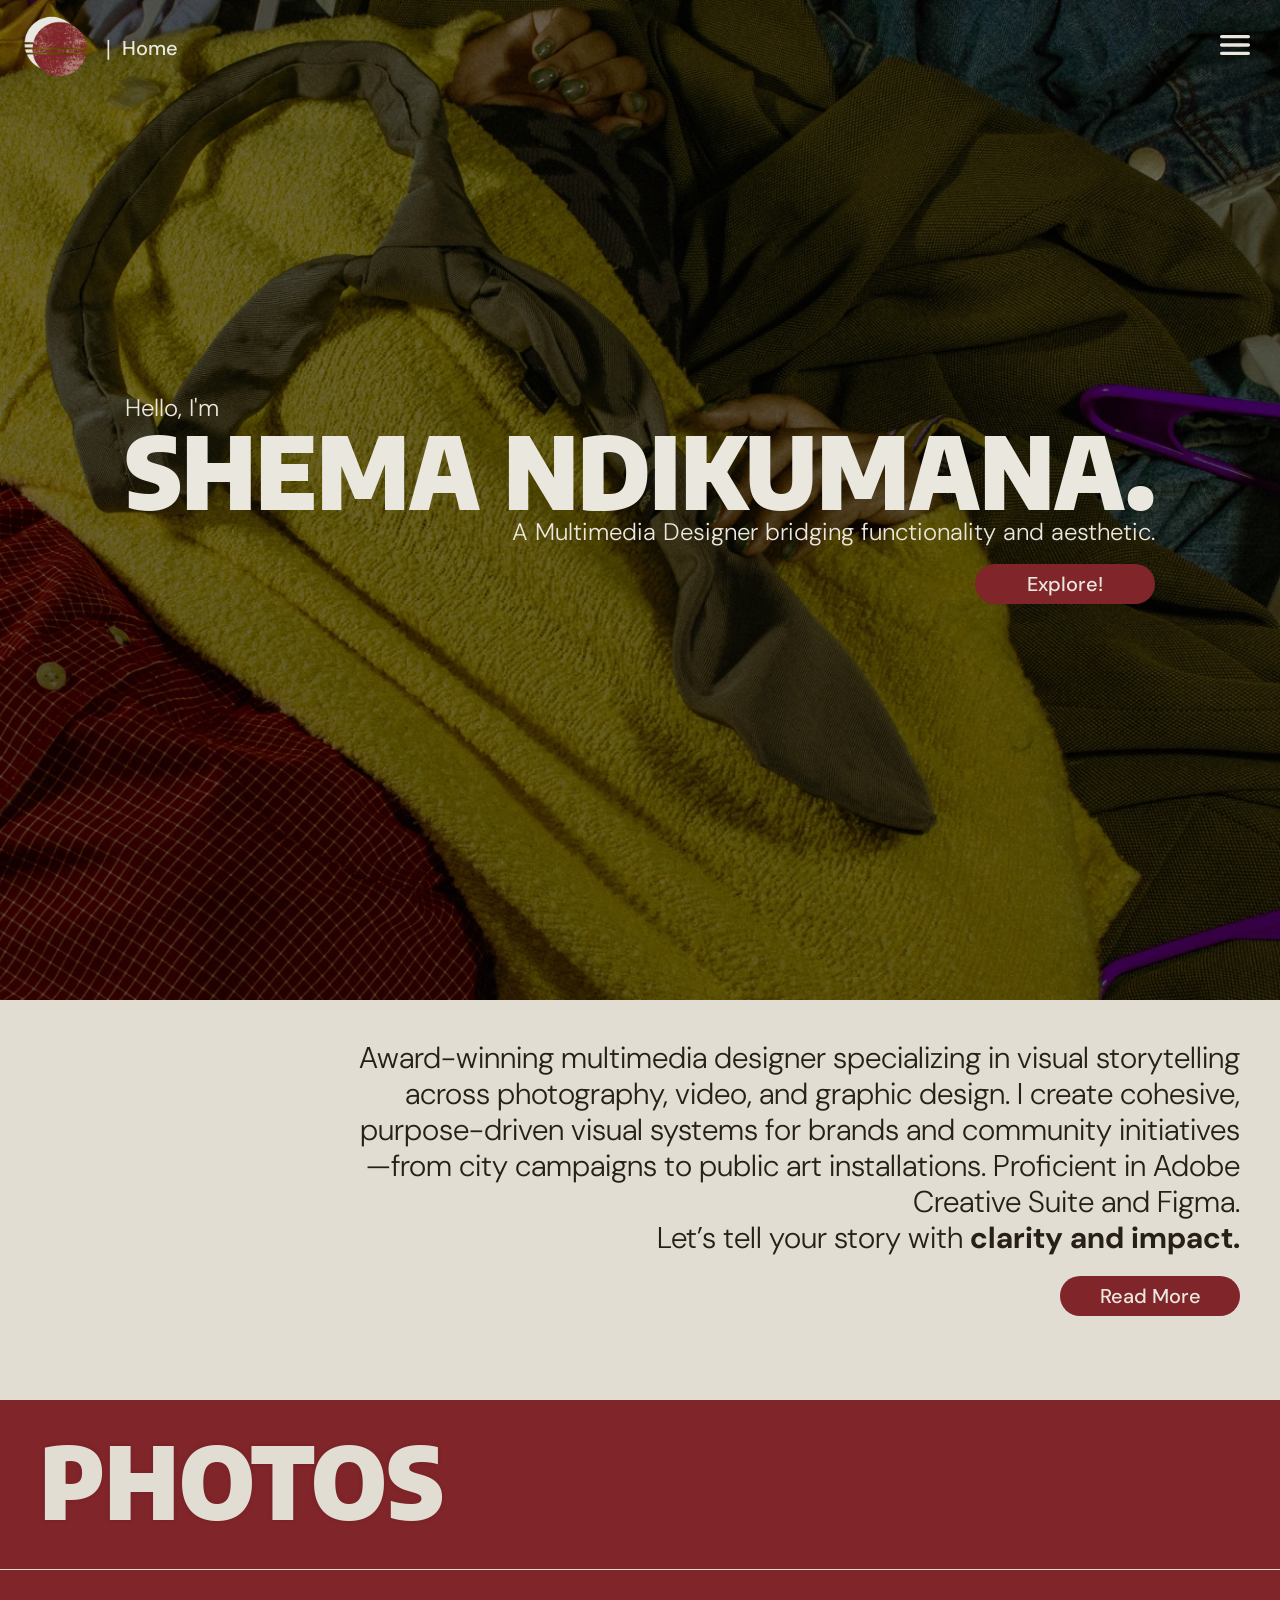
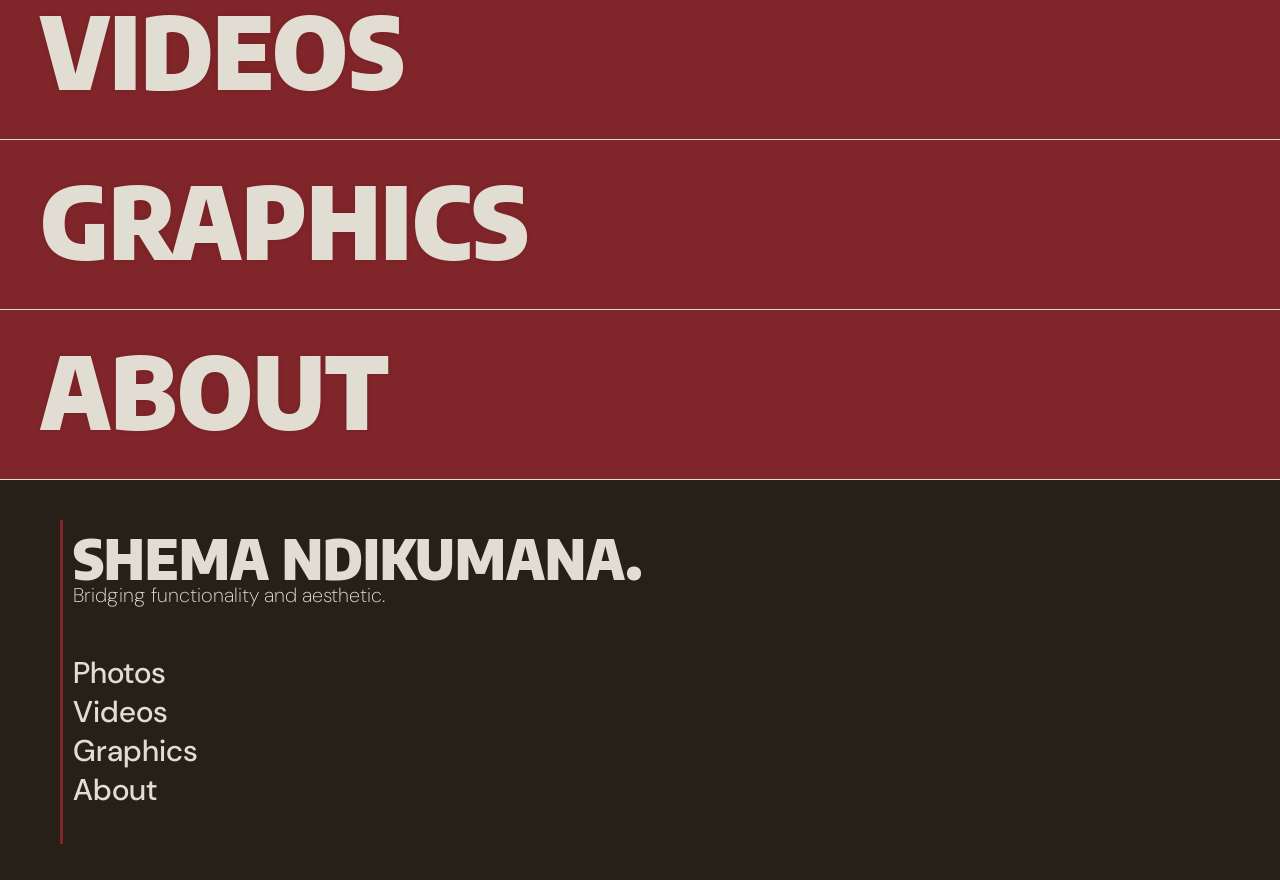
<file: index.html>
<!DOCTYPE html>
<html lang="en">
<head>
    <meta charset="UTF-8">
    <meta name="viewport" content="width=device-width, initial-scale=1.0">
    <title>Shema Ndikumana</title>
    <link rel="stylesheet" href="styles.css">
    <link rel="icon" type="image/png" href="/nav/portologo.webp">
    <script src="navbar.js"></script>
    <script src="footer.js"></script>
    <style>
    @import url('https://fonts.googleapis.com/css2?family=Encode+Sans+Semi+Condensed:wght@100;200;300;400;500;600;700;800;900&display=swap');
    @import url('https://fonts.googleapis.com/css2?family=DM+Sans:ital,opsz,wght@0,9..40,100..1000;1,9..40,100..1000&display=swap');    
    </style>
</head>
<body style="margin:0; padding:0;">
    <div id="home-body">
    <div id="navbar-placeholder"></div>
    <header id="home-header">
        <div 
        style=
        "display: flex; 
        flex-direction: column; 
        justify-content: center; 
        align-items: center;">
        <p style="align-self: flex-start;">Hello, I'm</p>
        <h1>Shema Ndikumana.</h1>
         <p style="align-self: flex-end;">A Multimedia Designer bridging functionality and aesthetic.</p>
         <button class="header-btn"><a href="#home-section">Explore!</a></button>
         </div>
    </header>
    <section id="home-section">
    <div class="about-home">
        <p>
            Award-winning multimedia designer specializing in visual storytelling across photography, video, and graphic design. I create cohesive, purpose-driven visual systems for brands and community initiatives—from city campaigns to public art installations. Proficient in Adobe Creative Suite and Figma. <br> Let’s tell your story with <b>clarity and impact.</b>
        </p>

        <button class="header-btn"><a href="about.html">Read More</a></button>
    </div>
    <div id="pages">
        <div class="home-page-title" data-bg="photos/Page-Title-2.webp">
        <div class="bg-overlay"></div>
        <div class="content">
            <p class="pages-txt">
                <a href="photos.html">Photos</a>
            </p>
        </div>
    </div>
    <div class="home-page-title" data-bg="photos/Page-Title-3.webp">
        <div class="bg-overlay"></div>
        <div class="content">
            <p class="pages-txt">
                <a href="videos.html">Videos</a>
            </p>
        </div>
    </div>
    <div class="home-page-title" data-bg="photos/Page-Title-1.webp">
        <div class="bg-overlay"></div>
        <div class="content">
            <p class="pages-txt">
                <a href="graphics.html">Graphics</a>
            </p>
        </div>
    </div>
    <div class="home-page-title" data-bg="photos/Page-Title-4.webp">
        <div class="bg-overlay"></div>
        <div class="content">
            <p class="pages-txt">
                <a href="about.html">About</a>
            </p>
        </div>
    </div>
    </div>
    </section> 
    <footer id="footer-placeholder"></footer>
    </div>

<script>
    (function() {
        'use strict';

        // Duration of the scroll animation (higher = slower)
        const SCROLL_DURATION = 800; // 2 seconds - adjust to make slower/faster

        // Ease-out function - starts fast, ends slow
        function easeOutCubic(t) {
            return 1 - Math.pow(1 - t, 3);
        }

        // Custom slow scroll function with ease-out
        function slowScrollTo(targetY, duration) {
            const startY = window.pageYOffset || document.documentElement.scrollTop;
            const distance = targetY - startY;
            
            if (Math.abs(distance) < 2) {
                window.scrollTo(0, targetY);
                return;
            }

            const startTime = performance.now();

            function animateScroll(currentTime) {
                const elapsed = currentTime - startTime;
                const progress = Math.min(elapsed / duration, 1);
                
                // Apply ease-out curve
                const easedProgress = easeOutCubic(progress);
                const currentY = startY + (distance * easedProgress);

                window.scrollTo(0, currentY);

                if (progress < 1) {
                    requestAnimationFrame(animateScroll);
                } else {
                    window.scrollTo(0, targetY);
                }
            }

            requestAnimationFrame(animateScroll);
        }

        // Handle click on any anchor tag that has href starting with '#'
        function handleLinkClick(e) {
            const link = e.currentTarget;
            const href = link.getAttribute('href');
            
            // Only process internal hash links
            if (!href || !href.startsWith('#')) return;
            
            e.preventDefault();
            
            const targetId = href.substring(1);
            const targetElement = document.getElementById(targetId);
            
            if (targetElement) {
                const targetRect = targetElement.getBoundingClientRect();
                const absoluteTop = window.pageYOffset + targetRect.top;
                slowScrollTo(absoluteTop, SCROLL_DURATION);
            }
        }

        // Find ALL anchor tags with href starting with '#' and attach click handler
        document.addEventListener('DOMContentLoaded', function() {
            // Get all anchor tags on the page
            const allLinks = document.querySelectorAll('a[href^="#"]');
            
            allLinks.forEach(function(link) {
                link.addEventListener('click', handleLinkClick);
            });
            
            console.log('✅ Slow scroll enabled - Duration: ' + SCROLL_DURATION + 'ms');
            console.log('✅ Found ' + allLinks.length + ' internal links');
        });

    })();

    document.addEventListener('DOMContentLoaded', function() {
    const titles = document.querySelectorAll('.home-page-title');
    
    titles.forEach(title => {
        // Set the background image
        const bg = title.dataset.bg;
        const overlay = title.querySelector('.bg-overlay');
        if (bg && overlay) {
            overlay.style.backgroundImage = `url('${bg}')`;
        }
        
        // Add hover event listeners
        title.addEventListener('mouseenter', function() {
            this.classList.add('hover');
        });
        
        title.addEventListener('mouseleave', function() {
            this.classList.remove('hover');
        });
    });
});
    </script>
    </body>
</html>
</file>
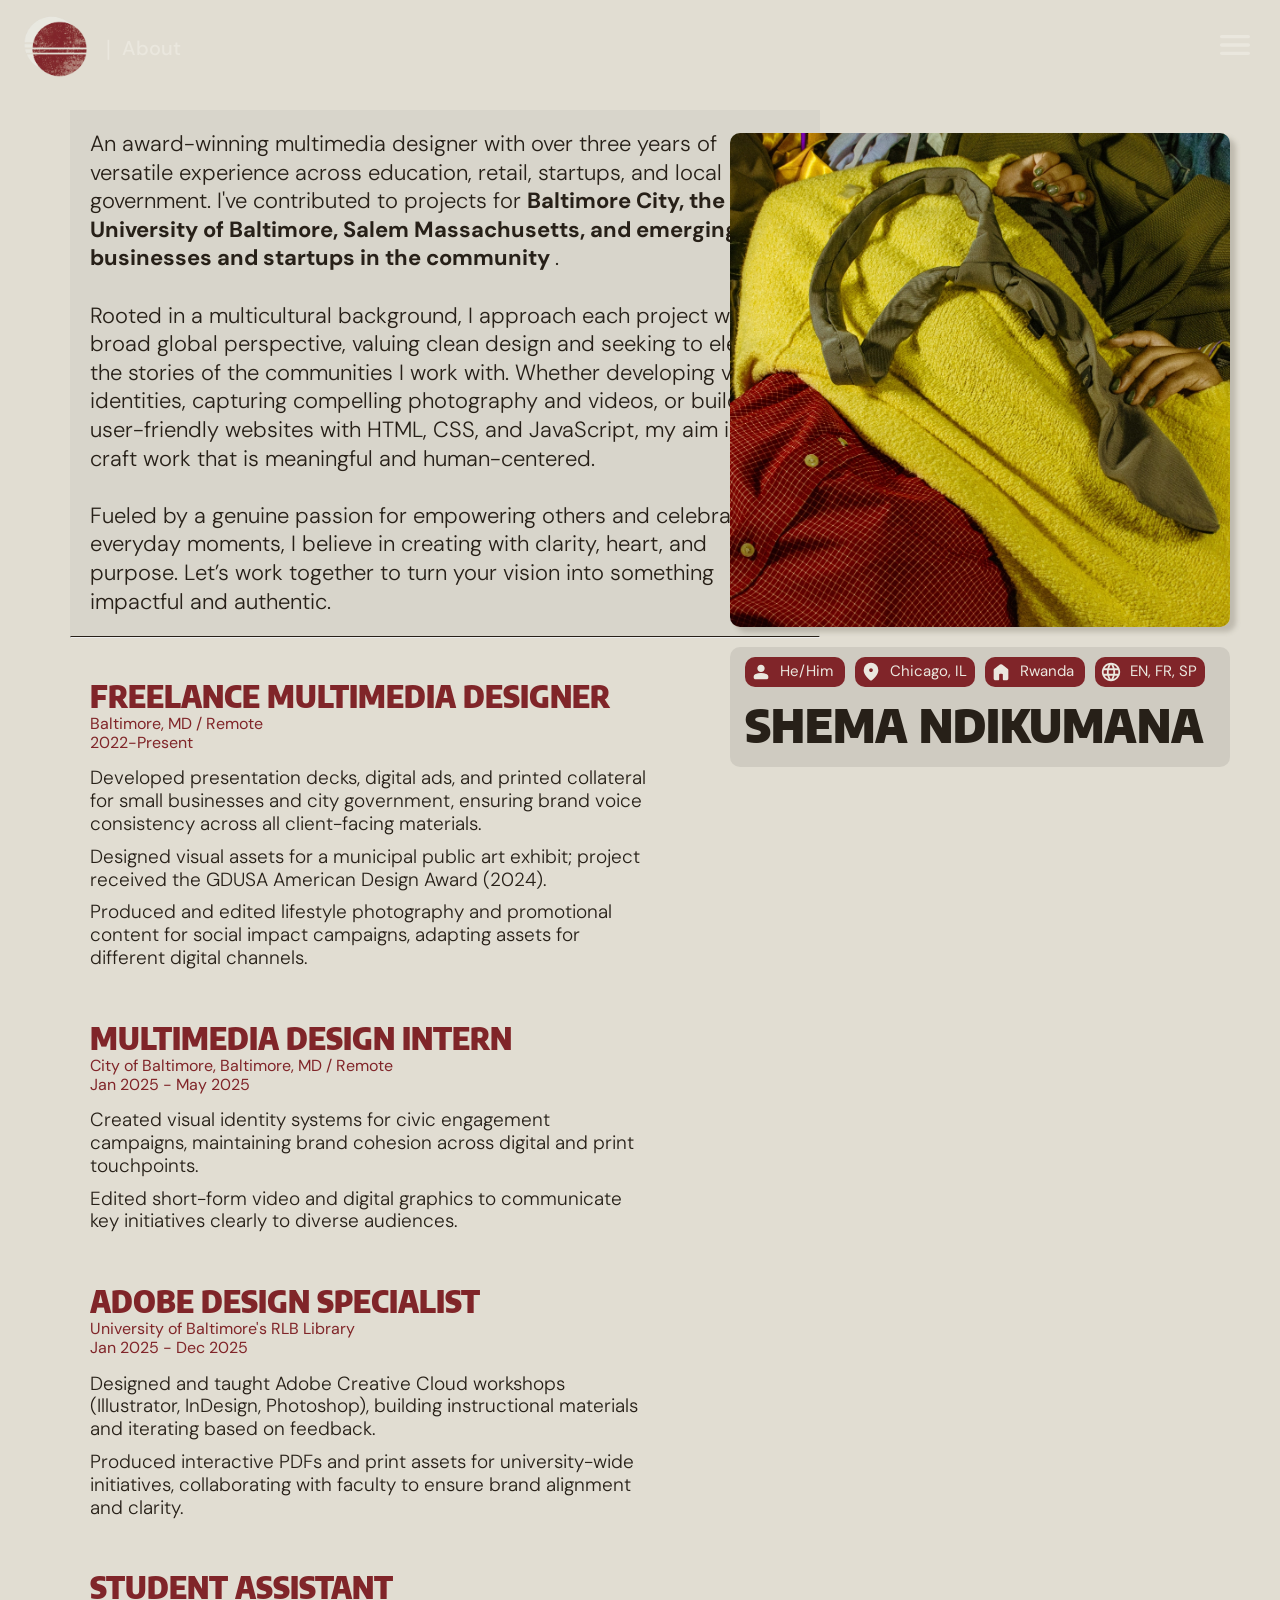
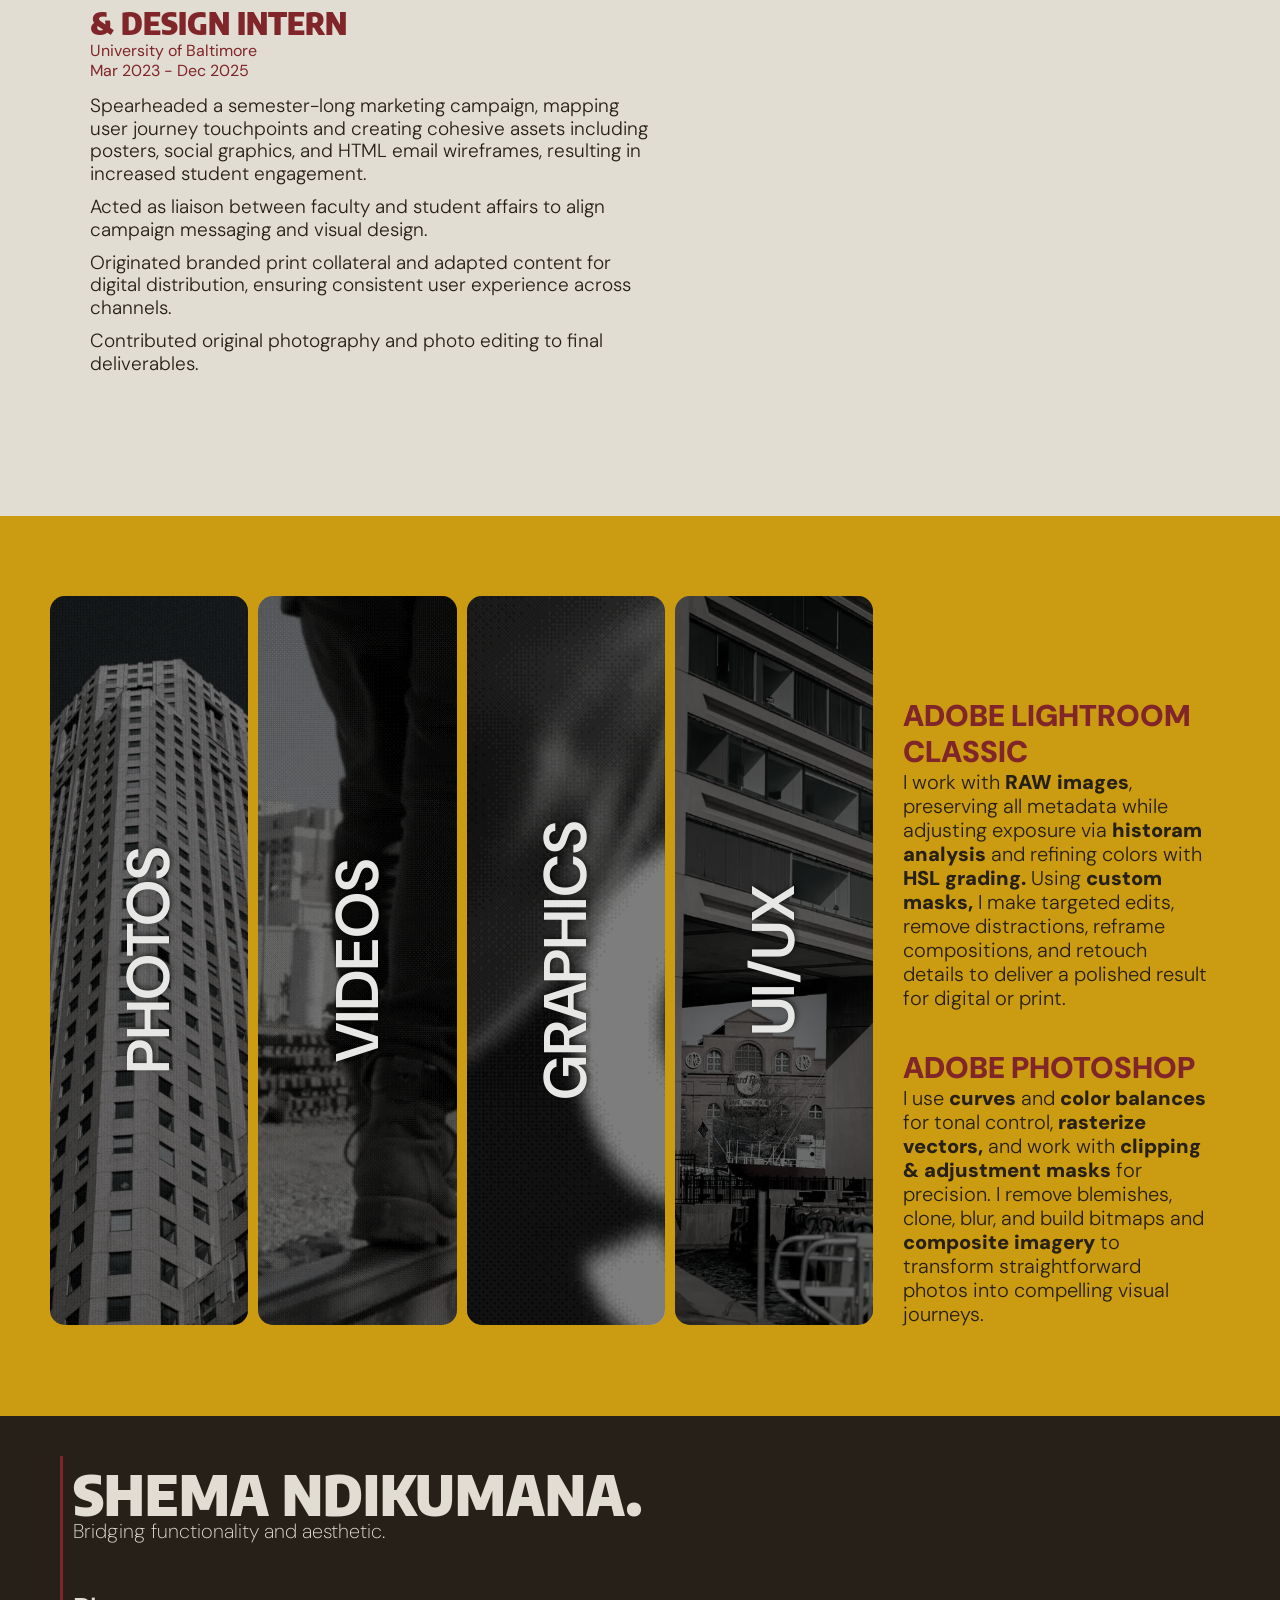
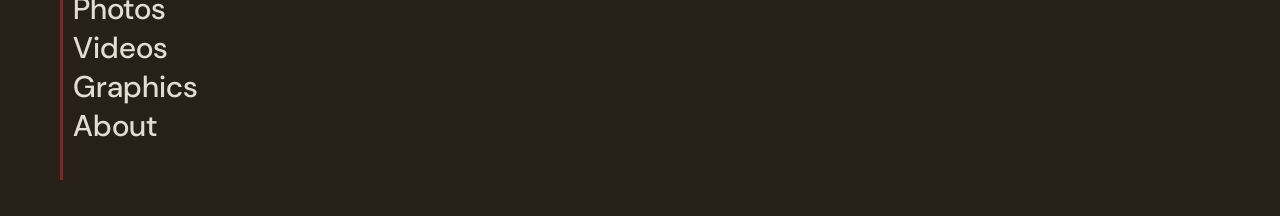
<file: about.html>
<!DOCTYPE html>
<html lang="en">
<head>
    <meta charset="UTF-8">
    <meta name="viewport" content="width=device-width, initial-scale=1.0">
    <link rel="stylesheet" href="styles.css">
    <link rel="icon" type="image/png" href="/nav/portologo.webp">
    <script src="navbar.js"></script>
    <script src="footer.js"></script>
    <style>
    @import url('https://fonts.googleapis.com/css2?family=Encode+Sans+Semi+Condensed:wght@100;200;300;400;500;600;700;800;900&display=swap');
    @import url('https://fonts.googleapis.com/css2?family=DM+Sans:ital,opsz,wght@0,9..40,100..1000;1,9..40,100..1000&display=swap');    
    </style>
    <title>About</title>
</head>
<body style="width: 100% !important;">
     <div id="navbar-placeholder"></div>
 <section class="bio-section">
    <div class="info-box">
        <div class="bio-txt">
            An award-winning multimedia designer with over three years of versatile experience across education, retail, startups, and local government. I've contributed to projects for <b>Baltimore City, the University of Baltimore, Salem Massachusetts, and emerging food businesses and startups in the community </b>. 
            <br>
            <br>Rooted in a multicultural background, I approach each project with a broad global perspective, valuing clean design and seeking to elevate the stories of the communities I work with. Whether developing visual identities, capturing compelling photography and videos, or building user-friendly websites with HTML, CSS, and JavaScript, my aim is to craft work that is meaningful and human-centered. 
            <br>
            <br>Fueled by a genuine passion for empowering others and celebrating everyday moments, I believe in creating with clarity, heart, and purpose. Let’s work together to turn your vision into something impactful and authentic.
        </div>
        <hr class="rounded">
        <div class="work-box">

            <div class="work">
                <p class="work-title">Freelance Multimedia Designer</p>
                <p class="work-location"> Baltimore, MD / Remote</p>
                <p class="work-date">2022-Present</p>
                <div class="work-info">
                    <ul>
                    <li>Developed presentation decks, digital ads, and printed collateral for small businesses and city government, ensuring brand voice consistency across all client-facing materials. </li>
                    <li>Designed visual assets for a municipal public art exhibit; project received the GDUSA American Design Award (2024). </li>
                    <li> Produced and edited lifestyle photography and promotional content for social impact campaigns, adapting assets for different digital channels.</li>
                </ul>
                </div>
            </div>


            <div class="work">
                <p class="work-title">Multimedia Design Intern</p>
                <p class="work-location"> City of Baltimore, Baltimore, MD / Remote</p>
                <p class="work-date">Jan 2025 - May 2025</p>
                <div class="work-info">
                    <ul>
                        <li>Created visual identity systems for civic engagement campaigns, maintaining brand cohesion across digital and print touchpoints.</li>
                        <li>Edited short-form video and digital graphics to communicate key initiatives clearly to diverse audiences.</li>
                    </ul>
                </div>
            </div>

            <div class="work">
                <p class="work-title">Adobe Design Specialist</p>
                <p class="work-location"> University of Baltimore's RLB Library</p>
                <p class="work-date">Jan 2025 - Dec 2025</p>
                <div class="work-info">
                    <ul>
                        <li>Designed and taught Adobe Creative Cloud workshops (Illustrator, InDesign, Photoshop), building instructional materials and iterating based on feedback.</li>
                        <li> Produced interactive PDFs and print assets for university-wide initiatives, collaborating with faculty to ensure brand alignment and clarity.</li>
                    </ul>
                </div>
            </div>

            <div class="work">
                <p class="work-title">Student Assistant <br>& Design Intern </p>
                <p class="work-location"> University of Baltimore</p>
                <p class="work-date">Mar 2023 - Dec 2025</p>
                <div class="work-info">
                    <ul>
                    <li>Spearheaded a semester-long marketing campaign, mapping user journey touchpoints and creating cohesive assets including posters, social graphics, and HTML email wireframes, resulting in increased student engagement.
                    </li>
                    <li>Acted as liaison between faculty and student affairs to align campaign messaging and visual design. </li>
                    <li>Originated branded print collateral and adapted content for digital distribution, ensuring consistent user experience across channels.</li>
                    <li>Contributed original photography and photo editing to final deliverables.</li>
                </ul>

                </div>
            </div>

        </div>
    </div>
    <div class="pfp-box">
        <div class="headshot-box"><img src="about/About-Headshot.webp" alt="headshot"></div>
        <div class="pfp-txt">
            <div class="pfp-info-wrapper">

        <div style="display:flex; flex-direction: row; align-items: center; justify-content: flex-start; gap: 10px; width: 100%;">
                <div class="pfp-info-bubble" style="width: 100px;">
                    <img src="icons/person.svg" alt="">
                    <p class="pfp-info"> He/Him</p>
                </div>
                <div class="pfp-info-bubble" style="width: 120px;">
                    <img src="icons/location.svg" alt="">
                    <p class="pfp-info"> Chicago, IL</p>
                </div>

                <div class="pfp-info-bubble" style="width: 100px;">
                    <img src="icons/birth.svg" alt="">
                    <p class="pfp-info">Rwanda</p>
                </div>
                <div class="pfp-info-bubble" style="width: 110px;">
                    <img src="icons/language.svg" alt="">
                    <p class="pfp-info"> EN, FR, SP</p>
                </div>
        </div>
         <p class="pfp-name">Shema Ndikumana</p>
            </div>
        </div>
    </div>
 </section>
 <section class="skills-section">
    <div class="skill" data-skill="Photos">
        <p class="skill-type"><a href="photos.html">Photos</a></p>
        <img 
        src="about/photos-loop.gif"
        />
    </div>
    <div class="skill" data-skill="Videos">
        <p class="skill-type"><a href="videos.html">Videos</a></p>
        <img 
        src="about/video-loop.gif"
        style="height: 150%;"
        />
    </div>
     <div class="skill" data-skill="Graphics">
        <p class="skill-type"><a href="graphics.html">Graphics</a></p>
        <img src="graphics/graphics-header.gif" class="skill-gif"
        alt="">
    </div>
    <div class="skill" data-skill="UI">
        <p class="skill-type">UI/UX</p> 
        <img src="photos/InnerHarbor-21.webp" alt=""></div>
    <div class="tools">
        <div class="tool-txt">
            <p id="tool-title-1">Adobe</p>
            <p id="tool-info-1">In in malesuada dolor. Aliquam sed pulvinar enim. Sed tincidunt fermentum efficitur. In vel tempus sapien, eget commodo odio. Suspendisse vestibulum in velit vitae scelerisque. </p>
        </div>
        <div class="tool-txt">
            <p id="tool-title-2">Adobe</p>
            <p id="tool-info-2">In in malesuada dolor. Aliquam sed pulvinar enim. Sed tincidunt fermentum efficitur. In vel tempus sapien, eget commodo odio. Suspendisse vestibulum in velit vitae scelerisque. </p>
        </div>
    </div>
 </section>
<footer id="footer-placeholder"></footer>
 <script>


    

    const toolTitle1 = document.getElementById('tool-title-1');
    const toolTitle2 = document.getElementById('tool-title-2');
    const toolInfo1 = document.getElementById('tool-info-1');
    const toolInfo2 = document.getElementById('tool-info-2');
    const skillBox = document.querySelectorAll('.skill');

    const toolElements = [toolTitle1, toolTitle2, toolInfo1, toolInfo2];

    setTimeout(() => {
        toolTitle1.classList.add('visible');
        toolInfo1.classList.add('visible');
        toolTitle2.classList.add('visible');
        toolInfo2.classList.add('visible');
    }, 50);

    const toolData = {
        Photos:{
            title1: "Adobe Lightroom Classic",
            info1: "I work with <span style = 'font-weight: 900;'>RAW images</span>, preserving all metadata while adjusting exposure via <span style = 'font-weight: 900;'>historam analysis</span> and refining colors with <span style = 'font-weight: 900;'>HSL grading.</span> Using <span style = 'font-weight: 900;'>custom masks,</span> I make targeted edits, remove distractions, reframe compositions, and retouch details to deliver a polished result for digital or print.",

            title2: "Adobe Photoshop",
            info2: "I use <span style = 'font-weight: 900;'>curves</span> and <span style = 'font-weight: 900;'>color balances</span> for tonal control, <span style = 'font-weight: 900;'>rasterize vectors,</span> and work with <span style = 'font-weight: 900;'>clipping & adjustment masks</span> for precision. I remove blemishes, clone, blur, and build bitmaps and <span style = 'font-weight: 900;'>composite imagery</span> to transform straightforward photos into compelling visual journeys."
        },

        Videos:{
            title1:"Adobe Premiere Pro",
            info1: "In in malesuada dolor. Aliquam sed pulvinar enim. Sed tincidunt fermentum efficitur. In vel tempus sapien, eget commodo odio. Suspendisse vestibulum in velit vitae scelerisque.",

            title2: "Adobe After Effects",
            info2: "In in malesuada dolor. Aliquam sed pulvinar enim. Sed tincidunt fermentum efficitur. In vel tempus sapien, eget commodo odio. Suspendisse vestibulum in velit vitae scelerisque.",
        },

        Graphics:{
            title1:"Adobe Illustrator",
            info1:"In in malesuada dolor. Aliquam sed pulvinar enim. Sed tincidunt fermentum efficitur. In vel tempus sapien, eget commodo odio. Suspendisse vestibulum in velit vitae scelerisque.",

            title2: "Adobe InDesign",
            info2: "In in malesuada dolor. Aliquam sed pulvinar enim. Sed tincidunt fermentum efficitur. In vel tempus sapien, eget commodo odio. Suspendisse vestibulum in velit vitae scelerisque.",
        },

        UI:{
            title1: "CSS, HTML & Javascript",
            info1: "In in malesuada dolor. Aliquam sed pulvinar enim. Sed tincidunt fermentum efficitur. In vel tempus sapien, eget commodo odio. Suspendisse vestibulum in velit vitae scelerisque.",

            title2:"Figma",
            info2: "In in malesuada dolor. Aliquam sed pulvinar enim. Sed tincidunt fermentum efficitur. In vel tempus sapien, eget commodo odio. Suspendisse vestibulum in velit vitae scelerisque."
        }

    };

// 3. Update function
function updateTools(skillKey) {
    const data = toolData[skillKey];
    if (!data) return;

    toolElements.forEach(el => {
        el.classList.remove('visible');
    });

    setTimeout(() => {
        toolTitle1.textContent = data.title1;
        toolInfo1.innerHTML = data.info1;
        toolTitle2.textContent = data.title2;
        toolInfo2.innerHTML = data.info2;

        // 3. ADD visible class back (fade in from right)
        setTimeout(() => {
            toolElements.forEach(el => {
                el.classList.add('visible');
            });
        }, 30); // Small delay for the text to update
    }, 100); // Wait for fade out animation (matches CSS transition)
}

// 4. Event listeners for hover
skillBox.forEach(skill => {
    skill.addEventListener('mouseenter', function(e) {
        const skillKey = this.dataset.skill;
        if (skillKey && toolData[skillKey]) {
            updateTools(skillKey);
        }
    });
});

// 5. Video autoplay on hover
document.querySelectorAll('.skill video').forEach(video => {
    const parent = video.closest('.skill');
    if (parent) {
        parent.addEventListener('mouseenter', function() {
            const vid = this.querySelector('video');
            if (vid) {
                vid.play().catch(() => {});
            }
        });
        parent.addEventListener('mouseleave', function() {
            const vid = this.querySelector('video');
            if (vid) {
                vid.pause();
                vid.currentTime = 0;
            }
        });
    }
});

// 6. Set default (Photos)
updateTools('Photos'); 

 </script>
</body>
</html>
</file>
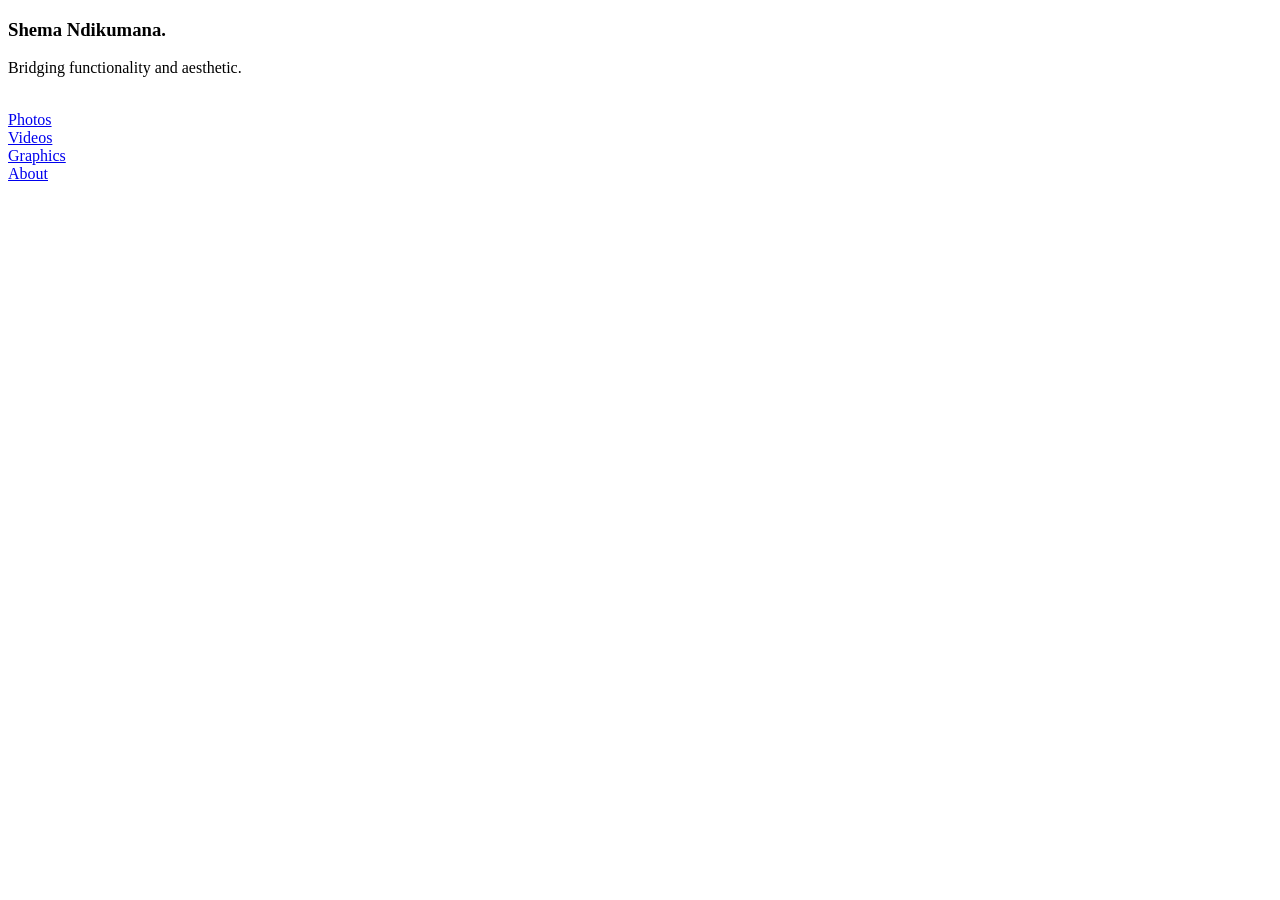
<file: footer.html>
<!DOCTYPE html>
<html lang="en">
<head>
    <meta charset="UTF-8">
    <meta name="viewport" content="width=device-width, initial-scale=1.0">
    <script src="footer.js"></script>
    <title>Footer</title>
</head>
<body>
    <footer id="footer-placeholder">
        <div class="inner-footer">
            <h3>Shema Ndikumana.</h3>
            <p>Bridging functionality and aesthetic.</p> <br>
            <div>
                <div class="footer-list"><a href="photos.html">Photos</a></div>
                <div class="footer-list"><a href="videos.html">Videos</a></div>
                <div class="footer-list"><a href="graphics.html">Graphics</a></div>
                <div class="footer-list"><a href="about.html">About</a></div>
            </div>
        </div>
    </footer>
</body>
</html>
</file>
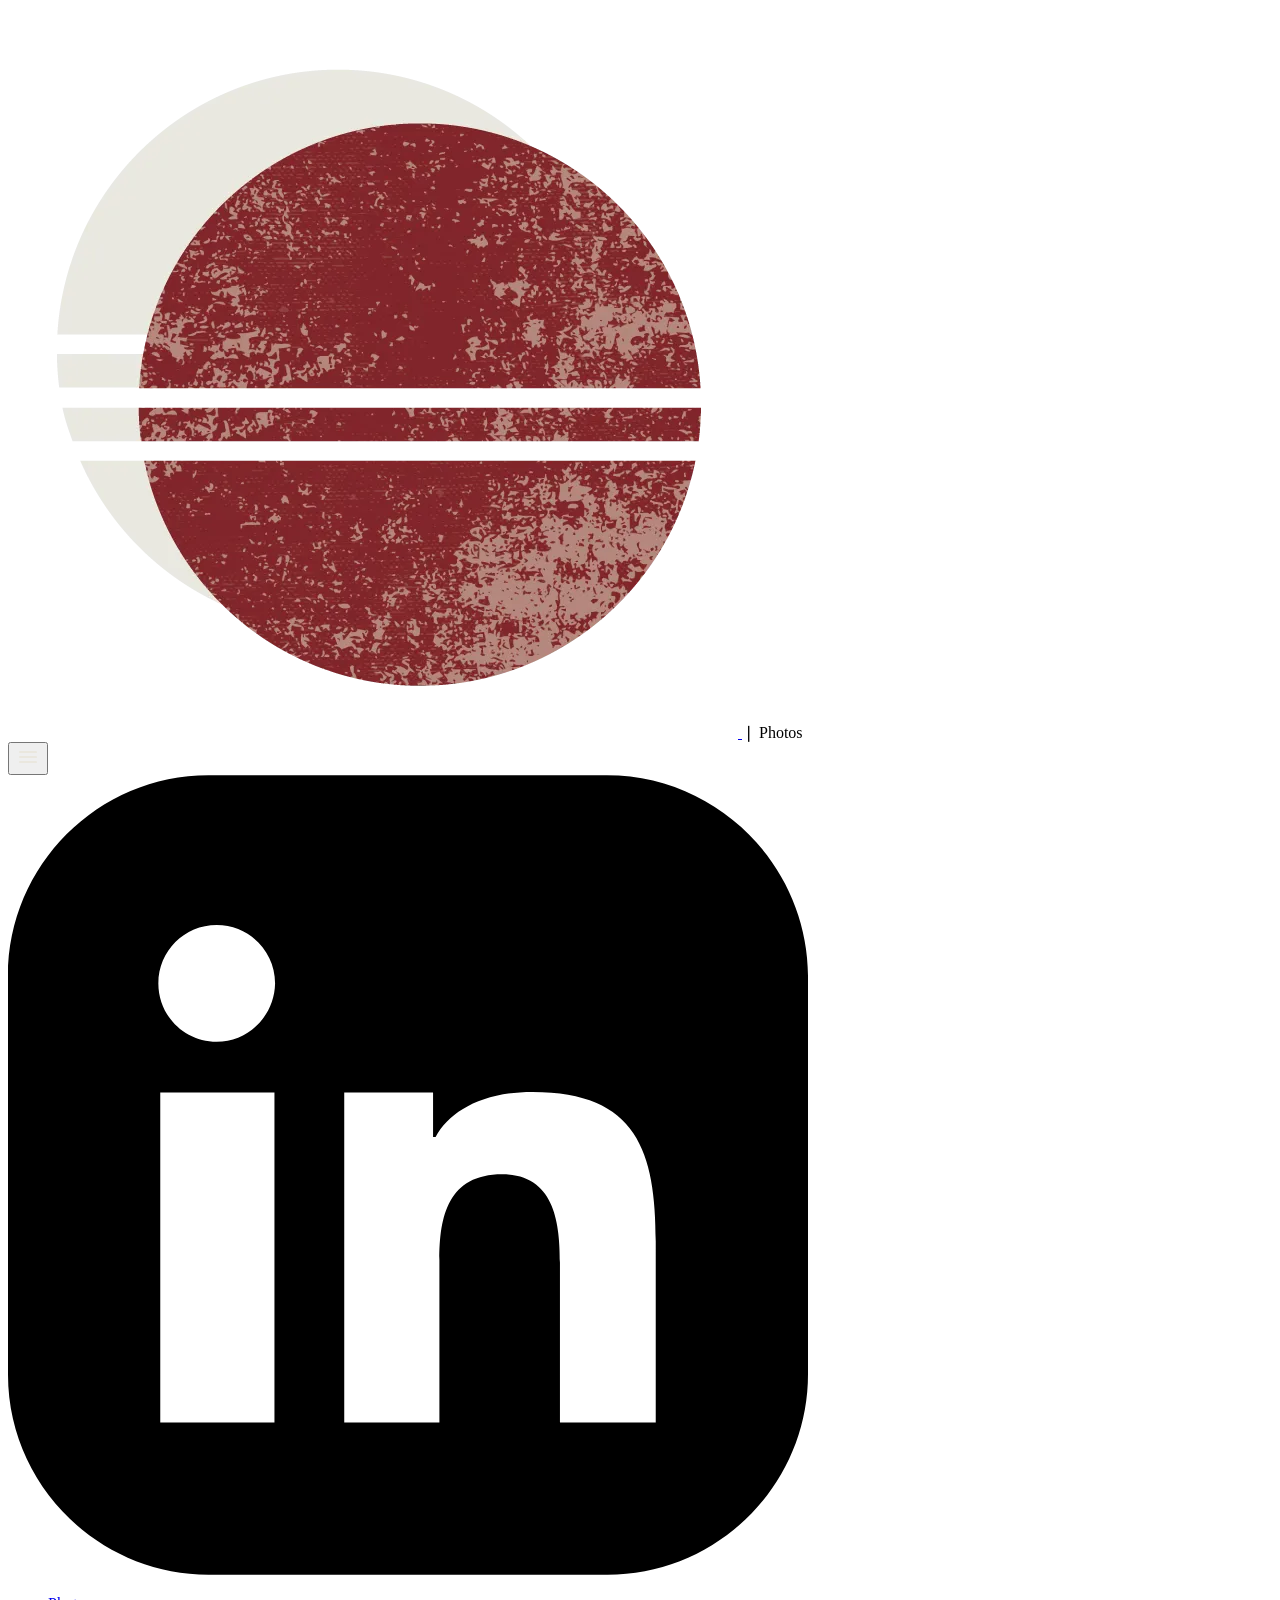
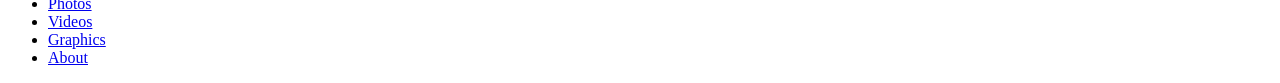
<file: navbar.html>
<!DOCTYPE html>
<html lang="en">
<head>
    <meta charset="UTF-8">
    <meta name="viewport" content="width=device-width, initial-scale=1.0">
    <title>Navbar</title>
    <link rel="stlesheet" href="styles.css"/>
    <link rel="stylesheet" href="https://fonts.googleapis.com/css2?family=Material+Symbols+Rounded:opsz,wght,FILL,GRAD@20..48,100..700,0..1,-50..200&icon_names=menu" />
</head>
<body>

    <nav class="main-nav">
        <div class="nav-logo-wrapper">
                <a href="index.html" class="nav-logo">
                <img src="/nav/portologo.webp" alt="Shema Ndikumana Logo">
                </a>
            <span class="page-title" id="pageTitle"> ❘ Photos</span>
        </div>
        
        <button class="nav-btn" aria-label="Toggle navigation">
            <img src="nav/menu.svg" alt="Menu Icon">
        </button>

        <div class="nav-menu">
            <div class="nav-contact">
                <a href="https://www.linkedin.com/in/shemandikumana/">
                <img src="nav/linkedin.svg" alt="Linked Icon">
                </a>
                <a
                <img src="nav/mail.svg" alt="Mail Icon">
            </div>
            <ul class="nav-links">
                <li><a href="photos.html">Photos</a></li>
                <li><a href="videos.html">Videos</a></li>
                <li><a href="graphics.html">Graphics</a></li>
                <li><a href="about.html">About</a></li>
            </ul>
        </div>
    </nav>
    <script src="navbar.js"></script>
    
</body>
</html>
</file>
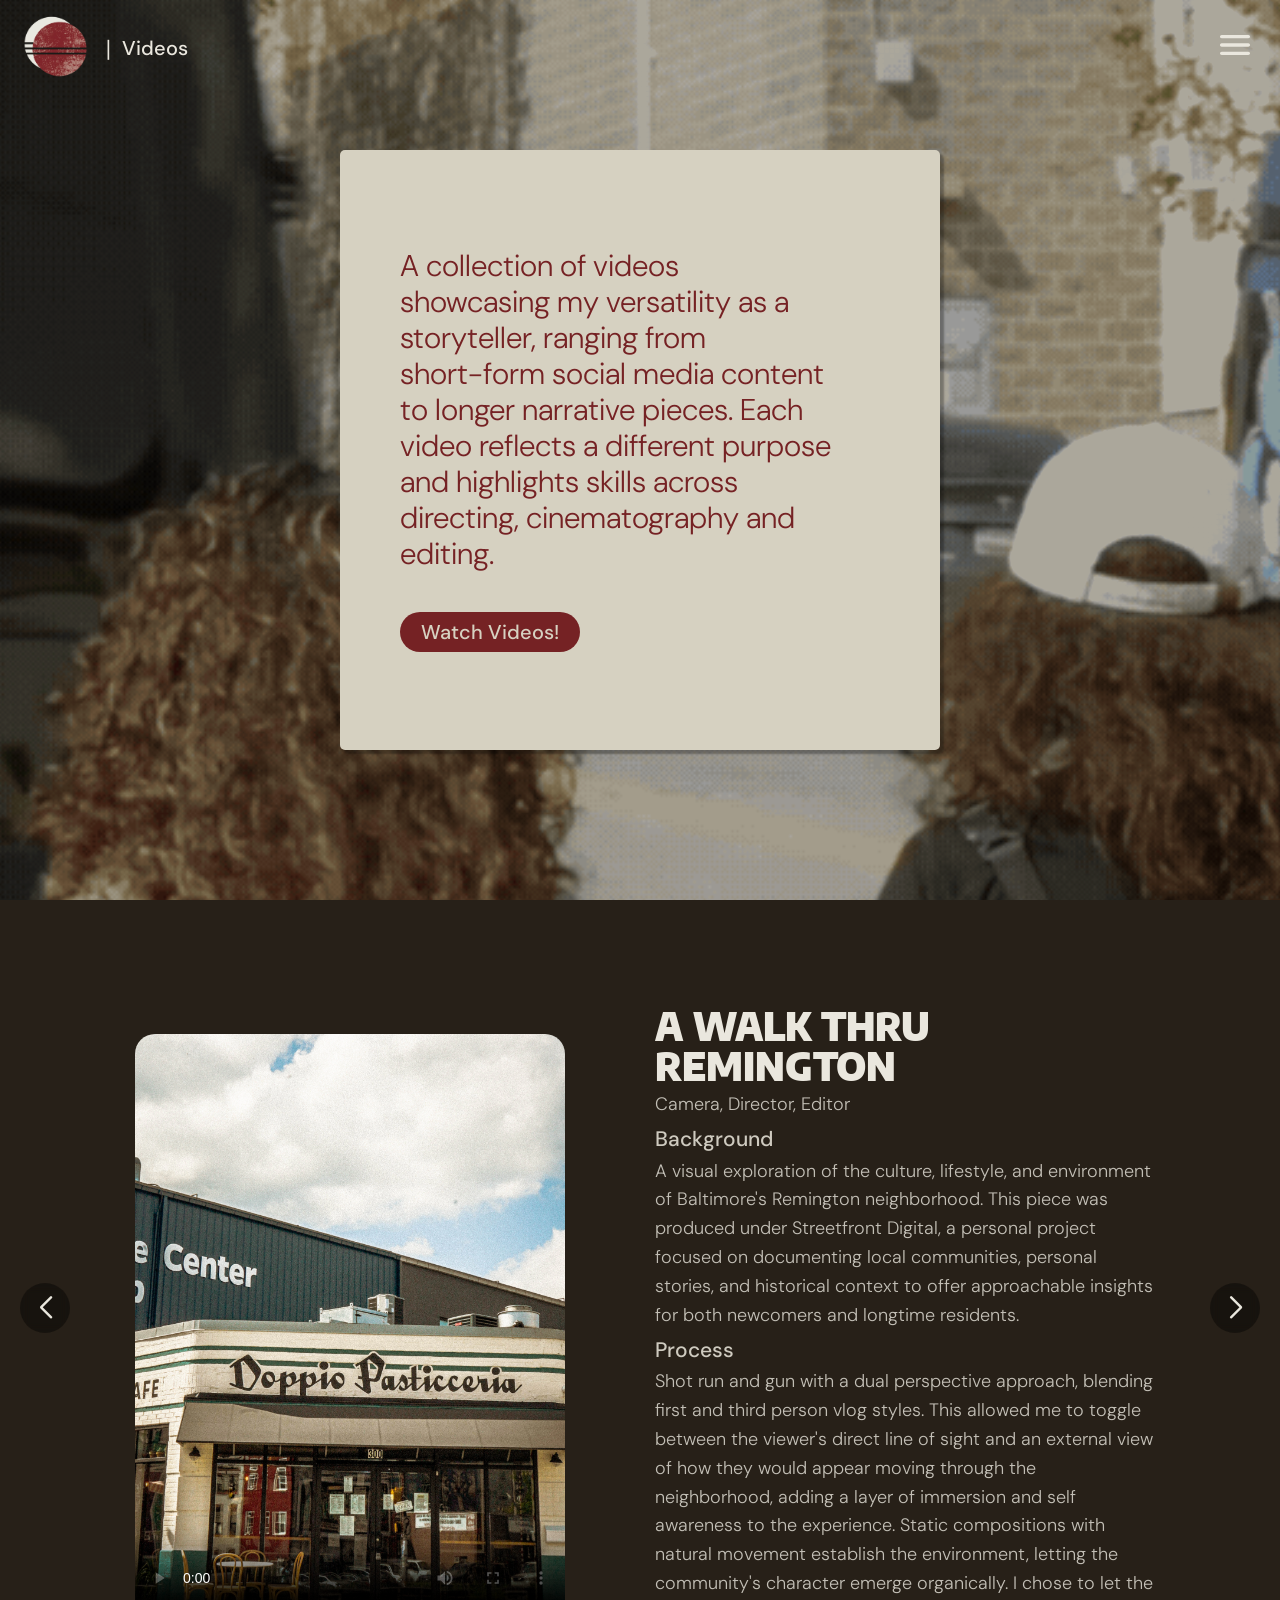
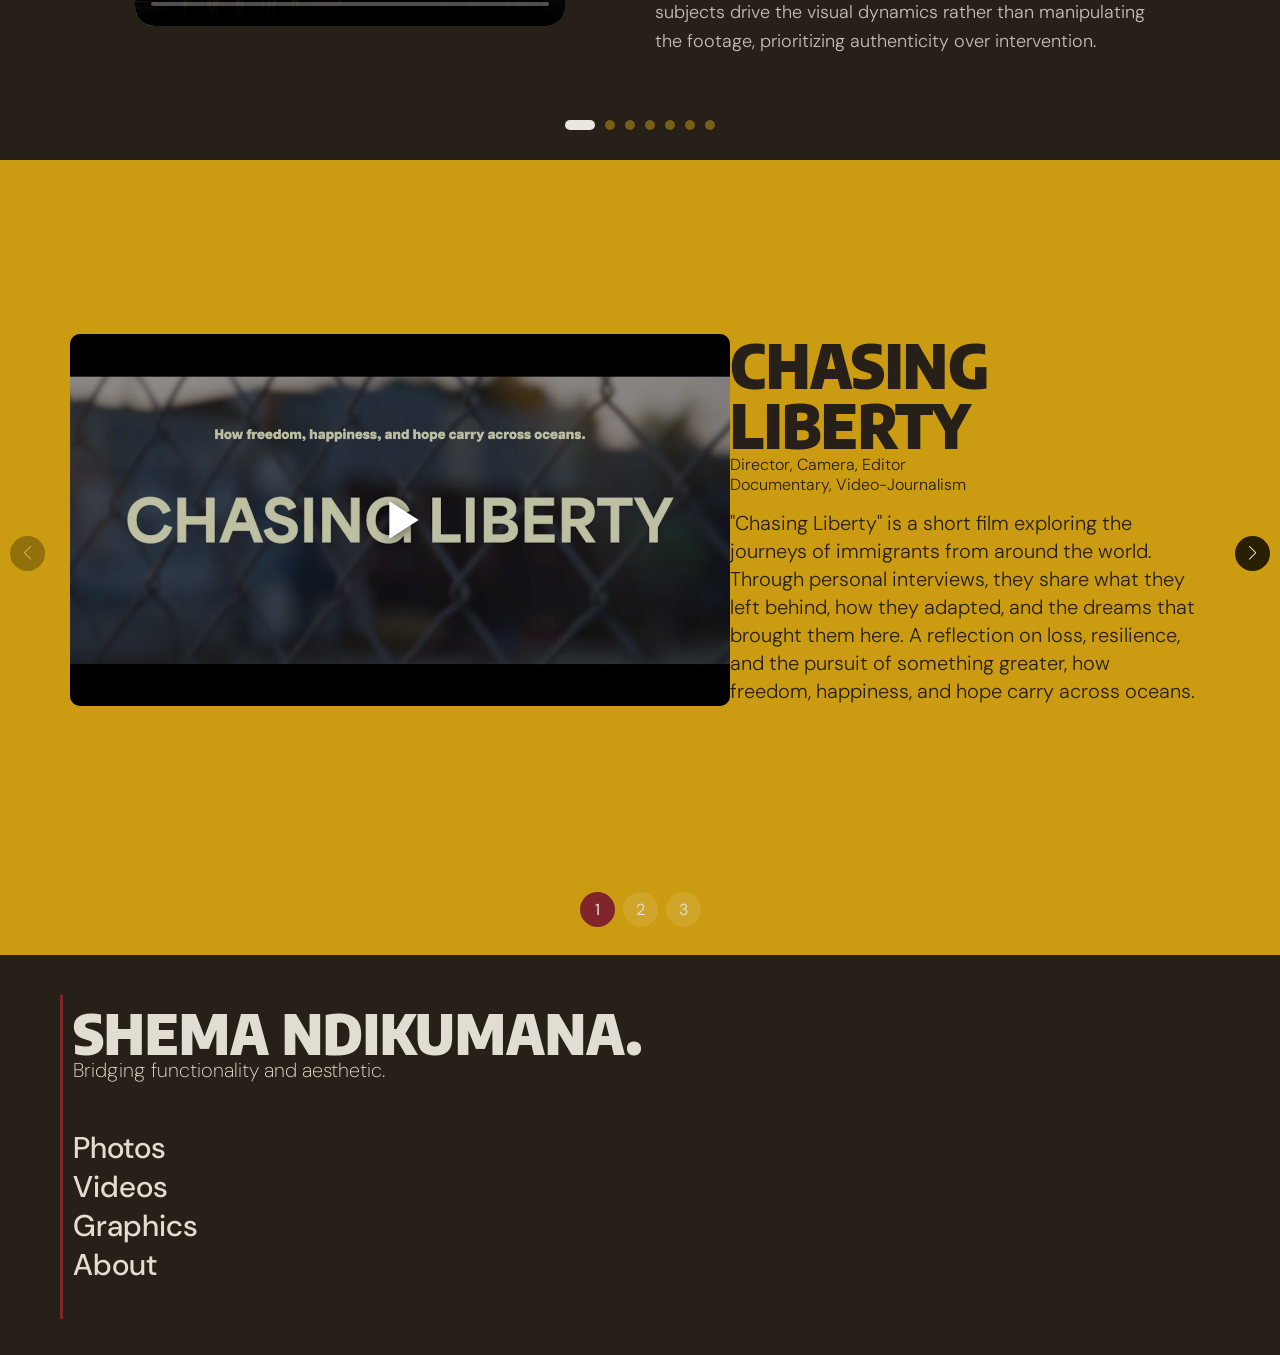
<file: videos.html>
<!DOCTYPE html>
<html lang="en">
<head>
    <meta charset="UTF-8">
    <meta name="viewport" content="width=device-width, initial-scale=1.0">
    <title>Videos</title>
    <link rel="stylesheet" href="styles.css">
    <link rel="icon" type="image/png" href="/nav/portologo.webp">
    
    <link rel="stylesheet" href="https://cdn.jsdelivr.net/npm/swiper@11/swiper-bundle.min.css" />

    <script src="navbar.js"></script>
    <script src="footer.js"></script>

    <style>
    @import url('https://fonts.googleapis.com/css2?family=Encode+Sans+Semi+Condensed:wght@100;200;300;400;500;600;700;800;900&display=swyap');
    @import url('https://fonts.googleapis.com/css2?family=DM+Sans:ital,opsz,wght@0,9..40,100..1000;1,9..40,100..1000&display=swap');
    
    </style>
</head>
<body style="margin: 0; margin-top: 0; padding: 0">
    <div id="vid-body" style="width: 100%; display: flex;
    flex-direction: column;
    background-color: var(--beige);
    overflow-x: hidden;
    margin: 0 auto;">
        <div id="navbar-placeholder"></div>
        <header id="vid-header">
        <div class="page-intro">
            <p>A collection of videos showcasing my versatility as a storyteller, ranging from <br> short-form social media content to longer narrative pieces. Each video reflects a different purpose and highlights skills across directing, cinematography and editing.</p>
            <button class="header-btn" style="z-index:100; align-self: flex-start;"><a href="#video-section">Watch Videos!</a></button>
        </div>
        
         </div>
        </header>

        <!-- Swiper Carousel for Shorts -->
<section id="video-section">
    <div class="swiper shorts-carousel">
        <div class="swiper-wrapper">

            <!-- Slide 1: Remington-->
            <div class="swiper-slide">
                <div class="vid-vertical">
                    <video controls poster="videos/thumbnails/Rem5.webp">
                        <source src="videos/Remington.mp4?v=2" type="video/mp4">
                        <iframe src="https://youtube.com/shorts/HNZIj9xI1Vw" frameborder="0"></iframe>
                    </video>
                </div>
                <div class="vid-txt">
                    <div>
                    <p class="vid-title">A Walk Thru Remington</p>
                    <p class="vid-info">Camera, Director, Editor</p> 
                    </div>

                    <div>
                    <p class="vid-subtitle">Background</p>
                    <p class="vid-info">A visual exploration of the culture, lifestyle, and environment of Baltimore's Remington neighborhood. This piece was produced under Streetfront Digital, a personal project focused on documenting local communities, personal stories, and historical context to offer approachable insights for both newcomers and longtime residents.
                    </p>
                    </div>

                    <div>
                    <p class="vid-subtitle">Process</p>
                    <p class="vid-info">Shot run and gun with a dual perspective approach, blending first and third person vlog styles. This allowed me to toggle between the viewer's direct line of sight and an external view of how they would appear moving through the neighborhood, adding a layer of immersion and self awareness to the experience. Static compositions with natural movement establish the environment, letting the community's character emerge organically. I chose to let the subjects drive the visual dynamics rather than manipulating the footage, prioritizing authenticity over intervention.
                    </p>
                    </div>
                </div>
            </div>

            <!-- Slide 2: Sumwalt Run-->
            <div class="swiper-slide">
                <div class="vid-vertical">
                    <video controls poster="videos/thumbnails/Sumwalt3.webp">
                        <source src="videos/Sumwault-Run.mp4?v=2" type="video/mp4">
                        <iframe src="https://youtube.com/shorts/1c2E_MZN4Oo" frameborder="0"></iframe>
                    </video>
                </div>
                <div class="vid-txt">
                    <div>
                    <p class="vid-title">Sumwalt Run: The Hidden Stream</p>
                    <p class="vid-info">Camera, Director, Editor</p> 
                    </div>
                    <div>
                    <p class="vid-subtitle">Background</p>
                    <p class="vid-info">During an exploration of Baltimore, we encountered the remnants of Sumwalt Run, a hidden stream with a noticeable presence threading through various neighborhoods. Our curiosity led us to research its history, revealing a fascinating architectural past and an evolving relationship with the city's landscape.</p>
                    </div>
                    <div>
                    <p class="vid-subtitle">Process</p>
                    <p class="vid-info">This project required me to step into the roles of storyboarder and director for a historically focused, script heavy piece. My task was twofold: capture footage that faithfully followed the script while maintaining a compelling pace for the viewer. The shoot was intentionally loose and exploratory, allowing me to connect with the environment and translate it intuitively to screen. I recorded ambient sound and layered it throughout the edit to reinforce the educational narrative, and I incorporated motion design using Canva's animation tools to sustain engagement.</p>
                    </div>
                </div>
            </div>
            
            <!-- Slide 2: Celius 30 secs-->
            <div class="swiper-slide">
                <div class="vid-vertical">
                    <video controls poster="videos/thumbnails/Celsius2.webp">
                        <source src="videos/Celsius.mp4?v=2" type="video/mp4">
                        <iframe src="https://youtube.com/shorts/tyLNkUvmqEc?feature=share" frameborder="0"></iframe>
                    </video>
                </div>
                <div class="vid-txt">
                    <div>
                        <p class="vid-title">Celsius: One Sip, All In.</p>
                        <p class="vid-info">Camera, Director, Editor
                        </p>
                        <br>
                    </div>
                    <div>
                        <p class="vid-subtitle">Background</p>
                        <p class="vid-info">My undergraduate years were defined by late night productivity, fueled in large part by Celsius. When tasked with creating an ad for a subject of personal significance, I chose to center the project around the beverage that had become a staple of my routine. This decision grounded the work in genuine experience while allowing me to explore creative approaches to product storytelling.</p>
                    </div>
                    <div>
                        <p class="vid-subtitle">Process</p>
                        <p class="vid-info">Demonstrating flexibility in media acquisition, I leveraged an everyday moment into a fully realized opening sequence. While consuming a Celsius can, I recognized the opportunity to capture a still image series on the spot, shooting the can from multiple angles. In post, I manipulated each photograph and repositioned the frames around a consistent anchor point, enabling seamless graphic matching across the match cut transitions. To further amplify the visual pacing, I recorded and synced custom Foley, transforming an impromptu photoshoot into a polished, rhythmically driven intro.</p>
                    </div>
                </div>
            </div>


            <!-- Slide 1: Rock the Block-->
            <div class="swiper-slide">
                <div class="vid-vertical">
                    <video controls poster="videos/thumbnails/rtb-2.webp">
                        <source src="videos/rtb.mp4?v=2" type="video/mp4">
                        <iframe src="https://youtube.com/shorts/tyLNkUvmqEc" frameborder="0"></iframe>
                    </video>
                </div>
                <div class="vid-txt">
                    <div>
                    <p class="vid-title">Rock the Block</p>
                    <p class="vid-info">Camera, Director, Editor</p> </div>
                    <div>
                    <p class="vid-subtitle"> Background</p>
                    <p class="vid-info">Rock the Block, an annual event hosted by the University of Baltimore, celebrates the campus community, honors distinguished individuals, and reaffirms the university's commitment to community development and engagement.</p>
                    </div>
                    <div>
                    <p class="vid-subtitle">Process</p>
                    <p class="vid-info">Shot run and gun under unpredictable conditions, which demanded acute situational awareness and rapid refocusing. My primary objective was to capture moving elements that would generate rhythmic, engaging patterns. In post production, I employed motion tracking to isolate and accentuate these trajectories, using the tracked data to drive dynamic reframes, anchored overlays, and heightened visual momentum throughout the edit.</p>
                    </div>
                </div>
            </div>


            <!-- Slide 3: Celius 1 Min-->
            <div class="swiper-slide">
                <div class="vid-vertical">
                    <video controls poster="videos/thumbnails/cel 1min.webp">
                        <source src="videos/Celsius Advert 1 Minute.mp4?v=2" type="video/mp4">
                        <iframe src="https://youtube.com/shorts/hmX7vK27zPw?feature=share" frameborder="0"></iframe>
                    </video>
                </div>
                <div class="vid-txt">
                    <div>
                        <p class="vid-title">Celsius: A Longer Version</p>
                        <p class="vid-info">Camera, Director, Editor
                        </p>
                    </div>
                    <div>
                        <p class="vid-subtitle">Background</p>
                        <p class="vid-info">This iteration of my Celsius advertisement expands on the brand's impact, showcasing its role across a range of professions and lifestyles.</p>
                    </div>
                    <div>
                        <p class="vid-subtitle"> Process</p>
                        <p class="vid-info">This project demanded significant scale and coordination. I scouted talent aligned with the narrative, executed multiple shoots, and managed preproduction elements including location planning, storyboarding, lighting design, and script development. Post production was seamless, integrating Foley, dramatic cinematography to illustrate the beverage's revitalizing effect, and deliberate color grading to reinforce the narrative arc.</p>
                    </div>
                </div>
            </div>
            
            <!--Slide 6: Fresh Green-->
            <div class="swiper-slide">
                <div class="vid-vertical">
                    <video controls poster="videos/thumbnails/FG Reel 3-Cover.webp">
                        <source src="videos/freshgreen.mp4?v=2" type="video/mp4">
                        <iframe src="https://youtube.com/shorts/1c2E_MZN4Oo" frameborder="0"></iframe>
                    </video>
                </div>
                <div class="vid-txt">
                    <div>
                    <p class="vid-title">Fresh Green</p>
                    <p class="vid-info">Camera, Director, Editor</p> 
                    </div>
                    <div>
                    <p class="vid-subtitle">Background</p>
                    <p class="vid-info">A fun and snappy video advertising</p>
                    </div>
                    <div>
                    <p class="vid-subtitle">Process</p>
                    <p class="vid-info">This project required me to step into the roles of storyboarder and director for a historically focused, script heavy piece. My task was twofold: capture footage that faithfully followed the script while maintaining a compelling pace for the viewer. The shoot was intentionally loose and exploratory, allowing me to connect with the environment and translate it intuitively to screen. I recorded ambient sound and layered it throughout the edit to reinforce the educational narrative, and I incorporated motion design using Canva's animation tools to sustain engagement.</p>
                    </div>
                </div>
            </div>

            <!-- Slide 6: Decorelle-->
            <div class="swiper-slide">
                <div class="vid-vertical">
                    <video controls poster="videos/thumbnails/Decorelle.webp">
                        <source src="videos/Decorelle.mp4?v=2" type="video/mp4">
                        <iframe src="https://youtube.com/shorts/NWr_zEdM1uE" frameborder="0"></iframe>
                    </video>
                </div>
                <div class="vid-txt">
                    <div>
                        <p class="vid-title" style="line-height: 1; display: inline-block;">The Decorelle Sisters</p>
                        <p class="vid-info">Editor</p>
                    </div>
                    <div>
                        <p class="vid-subtitle">Background</p>
                        <p class="vid-info"> During my time with the City of Baltimore, I produced a Women's History Month feature on Decorelle, a brand founded by two sisters dedicated to making interior design accessible and celebrating their cultural heritage within the Baltimore community.</p>
                    </div>
                    <div>
                        <p class="vid-subtitle">Process</p>
                        <p class="vid-info">
                        I crafted a video that emphasized the brand's modern aesthetic, glamour, and commitment to accessibility. Popular music was selected to drive a snappy, high energy presentation, with transitions precisely timed to the beat to maintain momentum. A-roll footage segment was included to humanize the brand, allowing the audience to connect faces with the founders and reinforcing the personal story behind the business.
                        </p>
                    </div>
                </div>
            </div>
        </div>
        
        <!-- Navigation Arrows - These must be inside .shorts-carousel -->
        <div class="swiper-button-next"></div>
        <div class="swiper-button-prev"></div>
        
        <!-- Pagination Dots -->
        <div class="swiper-pagination"></div>
    </div>

<!-- Long Form Videos Section -->

<!-- Long Form Swiper -->
<div class="swiper long-carousel">
<div class="swiper-wrapper">
        <!-- Slide 1 -->    
        <div class="swiper-slide">
            <div class="vid-long">
                <a href="https://www.youtube.com/watch?v=NFQTP2xJN9U" target="_blank" rel="noopener" class="vid-link">
                    <img src="videos/thumbnails/chasing.webp" alt="Chasing Liberty">
                    <div class="play-overlay">
                        <svg viewBox="0 0 24 24" fill="white"><path d="M8 5v14l11-7z"/></svg>
                    </div>
                </a>
            </div>
            <div class="vid-txt">
                <div>
                    <p class="vid-title">Chasing Liberty</p>
                    <p class="vid-info" style="font-size:16px;">Director, Camera, Editor<br>Documentary, Video-Journalism</p>
                </div>

                <div>
                    <p class="vid-info" style="line-height: 1.4;">"Chasing Liberty" is a short film exploring the journeys of immigrants from around the world. Through personal interviews, they share what they left behind, how they adapted, and the dreams that brought them here. A reflection on loss, resilience, and the pursuit of something greater, how freedom, happiness, and hope carry across oceans.</p>
                </div>
            </div>
        </div>        
        <!-- Slide 2 -->
        <div class="swiper-slide">
            <div class="vid-long">
                <video controls poster="videos/thumbnails/shelf.webp">
                    <source src="videos/shelf-life.mp4?v=2" type="video/mp4">
                    Your browser does not support the video tag.
                    <iframe src="https://youtu.be/ds9t6GjmLv4" frameborder="0"></iframe>
                </video>
            </div>
                <div class="vid-txt">
                    <div>
                        <p class="vid-title">Shelf Life</p>
                        <p class="vid-info" style="font-size:16px;">
                        Director, Camera, Editor <br>Informational, Advertising, Educational </p>
                    </div>
                    
                    <div style="display: flex; flex-direction:column; gap:0;">
                        <p class="vid-info" style="line-height: 1.4;">As a former UBalt student, I highlight its library as a heavily used, essential part of students’ daily routines. The goal is to showcase this secure, supportive space maintained by dedicated staff, student workers, and students committed to its upkeep. I conducted interviews with individuals in three roles: a librarian, a student worker, and a student user. This diverse selection emphasizes the library's importance and how each role helps sustain this vital resource.</p>
                    </div>
                </div>
        </div>

        <!-- Slide 3 -->
        <div class="swiper-slide">
            <div class="vid-long">
                <video controls poster="videos/thumbnails/The Bear.webp">
                    <source src="videos/The bear title sequence.mp4?v=2" type="video/mp4">
                    Your browser does not support the video tag.
                    <iframe src="https://youtu.be/7qeSmBemYhY" frameborder="0"></iframe>

                </video>
            </div>
                <div class="vid-txt">
                    <div>
                        <p class="vid-title">The Bear</p>
                        <p class="vid-info" style="font-size:16px;">
                        Editor, Motion Designer <br>Title Sequence, TV, Storytelling</p>
                    </div>
                    
                    <div style="display: flex; flex-direction:column; gap:0;">
                        <p class="vid-info" style="line-height: 1.6;">Right after my trip to Chicago, which deepened my appreciation for the city, I discovered "The Bear," a show highlighting Chicago culture I hadn't known. Watching it intensified my desire to live there. I focused on Chicago's infrastructure, lifestyle, and authentic character, and animated the L train routes to bring the city's true essence to life in my delivery.</p>
                    </div>
                </div>
            </div>
        </div>
    
    <!-- Navigation Arrows -->
    <div class="swiper-button-next"></div>
    <div class="swiper-button-prev"></div>

        <!-- Numbered Pagination -->
    <div class="swiper-pagination"></div>
</div>

</section>
        <footer id="footer-placeholder"></footer>

    
    <!-- Swiper JS -->
    <script src="https://cdn.jsdelivr.net/npm/swiper@11/swiper-bundle.min.js"></script>
    
    <script>
// Initialize Swiper Carousel for Shorts
const shortsSwiper = new Swiper('.shorts-carousel', {
    // Core settings
    slidesPerView: 1,
    spaceBetween: 30,
    loop: true,
    speed: 800,
    centeredSlides: false,
    
    // Navigation arrows
    navigation: {
        nextEl: '.swiper-button-next',
        prevEl: '.swiper-button-prev',
    },
    
    // Pagination dots
    pagination: {
        el: '.swiper-pagination',
        clickable: true,
    },
    
    // Responsive breakpoints - keeping 1 slide per view on all screen sizes
    breakpoints: {
        // Mobile
        0: {
            slidesPerView: 1,
            spaceBetween: 20,
        },
        // Tablet
        768: {
            slidesPerView: 1,
            spaceBetween: 30,
        },
        // Desktop
        1024: {
            slidesPerView: 1,
            spaceBetween: 40,
            centeredSlides: true,  // Center the single slide on desktop
        }
    }
});

const longSwiper = new Swiper('.long-carousel', {
    slidesPerView: 1,
    spaceBetween: 30,
    speed: 800,
    pagination: {
        el: '.long-carousel .swiper-pagination',
        clickable: true,
        renderBullet: function (index, className) {
            return '<span class="' + className + '">' + (index + 1) + "</span>";
        },
    },
    navigation: {
        nextEl: '.long-carousel .swiper-button-next',
        prevEl: '.long-carousel .swiper-button-prev',
    },
    keyboard: {
        enabled: true,
    },
    breakpoints: {
        0: {
            slidesPerView: 1,
            spaceBetween: 20,
        },
        768: {
            slidesPerView: 1,
            spaceBetween: 30,
        },
        1024: {
            slidesPerView: 1,
            spaceBetween: 40,
        }
    }
});

// Pause videos when slide changes
shortsSwiper.on('slideChange', function() {
    const videos = document.querySelectorAll('.shorts-carousel .vid-vertical video');
    videos.forEach(video => {
        if (video) {
            video.pause();
            video.currentTime = 0; // Optional: reset video to beginning
        }
    });
});

// Also pause videos in long-form section when needed
const longVideos = document.querySelectorAll('.vid-long video');
longVideos.forEach(video => {
    video.addEventListener('play', function() {
        longVideos.forEach(otherVideo => {
            if (otherVideo !== video && otherVideo) {
                otherVideo.pause();
            }
        });
    });
});

// Pause shorts videos when clicking navigation arrows
document.querySelector('.shorts-carousel .swiper-button-next')?.addEventListener('click', function() {
    const videos = document.querySelectorAll('.shorts-carousel .vid-vertical video');
    videos.forEach(video => {
        if (video) {
            video.pause();
        }
    });
});

document.querySelector('.shorts-carousel .swiper-button-prev')?.addEventListener('click', function() {
    const videos = document.querySelectorAll('.shorts-carousel .vid-vertical video');
    videos.forEach(video => {
        if (video) {
            video.pause();
        }
    });
});    </script>
</body>
</html>
</file>
<file: styles.css>
html{
    scroll-behavior: smooth;
}

* {
    margin: 0;
    padding: 0;
    box-sizing: border-box;
}

:root {
    --beige: #EAE7DE;
    --dark-beige: #E1DDD2;
    --yellow: #CB9B11;
    --red: #802529;
    --brown: #272018;
    --title: 'Encode Sans Semi Condensed';
    --body: 'Dm Sans';
}

body {
    margin: 0 !important;
    padding: 0 !important;
    display: flex;
    flex-direction: column;
    column-gap: 0;
    height: auto;
    width: 100%;
}

#home-body {
    width: 100%;
}

/* NAV BAR ============================================*/
#navbar-placeholder {
}

.main-nav {
    position: fixed;
    top: 0;
    z-index: 1000;
    height: 70px;
    width: 100%;
    margin: 0;
    padding: 0;
    display: flex;
    flex-direction: row;
    justify-content: space-between;
    background: transparent; /* or your color */
    transition: transform 0.3s ease-in;
    will-change: transform;
}

.main-nav.nav-scrolled {
    background: rgba(225, 221, 210, 0.1);      /* or white, depending on your design */
    backdrop-filter: blur(10px);
}

.main-nav.nav-hidden {
    transform: translateY(-110%);
}

.main-nav img {
    width: auto;
    height: 70px;
    margin: 10px;
}

.nav-logo-wrapper{
    display: flex;
    flex-direction: row;
    align-items: center;
    padding-top: 25px !important;
    padding-left: 10px;
}

.page-title {
    display: flex;
    align-items: center;
    font-size: 24px;
    font-weight: 500 !important;
    font-family: var(--body);
    color: var(--beige);
    background: transparent !important;
    border: none !important;
    padding: 0 !important;
}

.page-intro{
    display: flex;
    flex-direction: column;
    justify-content: center;
    align-items: flex-start;
    padding: 20px 60px !important;
    width: 600px !important;
    min-height: 600px !important;
    background-color: var(--beige);
    z-index: 1000 !important;
    border-radius: 5px;
    box-shadow: 4px 4px 2px rgba(0, 0, 0, 0.3);
}

.page-intro p{
    color: var(--red) !important;
    width: auto;
    max-width: 90% !important;
    min-height: 300px !important;
    line-height: 1.2;
    font-size: 30px !important;
    text-align: left !important;
    margin-bottom: 20px !important;
}

.nav-btn {
    background-color: transparent;
    width: 70px;
    height: 70px;
    border: none;
    padding: 5px;
    margin: 10px;
    cursor: pointer;
    display: flex;
    align-items: center;
    justify-content: center;
    border-radius: 5px;
    transition: background-color 0.3s ease;
}

.nav-btn img {
    width: 40px;
    height: 40px;
    display: flex;
}

.nav-btn:hover {
    background-color: rgba(39, 32, 24, 0.1);
}

.nav-contact {
    display: flex;
    flex-direction: row;
    width: 100%;
    height: 50px;
    align-items: start;
    justify-content: flex-end;
}

.nav-contact img {
    width: 30px;
    height: 30px;
}

.nav-menu {
    display: none !important;
    position: absolute;
    top: 70px;
    right: 25px;
    width: 280px;
    min-height: 300px;
    background-color: var(--beige);
    z-index: 10000;
    border-radius: 10px;
    padding: 20px;
    box-shadow: 0 10px 30px rgba(0, 0, 0, 0.3);
    overflow-y: auto;
    transition: all 0.3s ease;
}

.page-title {
    font-size: 1.25rem;
    font-weight: 600;
    color: var(--beige);
    background-color: none !important;
    padding-left: 0.5rem;
    border-left: 2px solid;
}

.nav-links li {
    list-style-type: none;
}

.nav-links a:hover {
    text-decoration: none;
    font-weight: 600;
    color: var(--red);
    transform: scale(1.02);
}

.nav-links li a {
    color: var(--brown);
    font-family: var(--body);
    font-size: 30px;
    line-height: 1.7;
    border-bottom: 1px solid rgba(39, 32, 24, 0.3);
    display: block;
    padding-bottom: 2px;
    transition: all 0.3s ease;
}

.nav-links li a:hover {
    border-bottom: 1px solid rgba(39, 32, 24, 0.8);
}

.nav-menu.open {
    display: flex !important;
    flex-direction: column;
    justify-content: flex-start;
    align-items: stretch;
}

.material-symbols-rounded {
    font-variation-settings: 'FILL' 0, 'wght' 400, 'GRAD' 0, 'opsz' 24;
}

/* NAV BAR ============================================*/

#home-header {
    height: 900px;
    width: 100%;
    position: relative;
    top: 0;
    margin-bottom: 0;
    z-index: 0;
    background-image: url("header/Header-Bg.webp");
    background-color: rgba(39, 32, 24, 0.4);
    background-blend-mode: multiply;
    background-size: cover;
    background-position: right;
    display: flex;
    flex-direction: column;
    column-gap: 0;
    justify-content: center;
    align-items: center;
}

#home-header::before{
    content: '';
    position: absolute;
    top: 0;
    left: 0;
    right: 0;
    bottom: 0;
    background-color: rgba(0, 0, 0, 0.3);
    height: 100%;
    width: 100%;
    z-index: 0;
    opacity: 1;
    transition: opacity 0.5s ease;
}

#home-header h1{
    line-height: 1;
    margin: 0;
    z-index: 100;
}


#home-header p{
    font-size: 24px;
    z-index: 100;
}

.header-btn{
    width: 180px;
    height: 40px;
    border: none;

    font-size: 20px;
    font-weight: 500;
    font-family: var(--body);
    color: var(--beige);
    background-color: var(--red);
    
    display: flex;
    flex-direction: row;
    justify-content: center;
    align-items: center;
    align-self: flex-end;
    z-index: 100;

    padding: 10px;
    margin-top: 20px;
    text-decoration: none;
    border-radius: 25px;
    border: none;
    transition: background-color 0.2s ease-in-out;
}

.header-btn a{
    text-decoration: none;
}

.header-btn:hover{
    background-color: var(--yellow);
    color: var(--brown);
}

a {
    text-decoration: none;
    color: var(--beige);
}

a:hover {
    text-decoration: none;
}



h1 {
    font-family: var(--title);
    font-weight: 900;
    font-size: 100px;
    text-transform: uppercase;
    color: var(--beige);
    margin: 0;
}

h2 {
    font-family: var(--title);
    font-weight: 900;
    font-size: 80px;
    text-transform: uppercase;
    color: var(--beige);
    line-height: 0.4;
}

h3 {
    font-family: var(--title);
    font-weight: 900;
    font-size: 50px;
    text-transform: uppercase;
    color: var(--red);
}

p {
    font-family: var(--body);
    color: var(--beige);
    font-size: 30px;
    font-weight: 300;
    margin: 0;
    line-height: 1;
}

.about-home{
    display: flex;
    flex-direction: column;
    justify-content: flex-start;
    align-items: flex-end;
    padding: 40px;
    width: 100%;
    min-height: 400px;
    background-color: var(--dark-beige);
}

.about-home p{
    width: 75%;
    line-height: 1.2;
    text-align: right;
    color: var(--brown);
}
#pages {
    display: flex;
    flex-direction: column;
    justify-content: center;
    padding: 0px;
    width: auto;
    height: auto;
    
}
    
.home-page-title {
    position: relative;
    display: flex;
    flex-direction: column;
    justify-content: center;
    background-color: var(--red);

    min-height: 170px;
    max-width: 100%;
    margin: 0;
    padding-left: 40px;
    padding-bottom: 10px;

    border-style: solid;
    border-width: 0.4px;
    border-right-width: 0px;
    border-left-width: 0px;
    border-top-width: 0px;
    border-color: var(--dark-beige);
    opacity: 1;
    overflow: hidden;
}

.home-page-title .bg-overlay {
    position: absolute;
    top: 0;
    left: 0;
    width: 100%;
    height: 100%;

    background-size: cover;
    background-position: center;
    background-repeat: no-repeat;
    image-rendering: auto; /* default, but explicit */

    clip-path: inset(0 100% 0 0); /* Start hidden (0% visible) */
    transition: clip-path 0.8s cubic-bezier(0.25, 0.46, 0.45, 0.94);
    z-index: 0;
}

@media (-webkit-min-device-pixel-ratio: 2), (min-resolution: 192dpi) {
  /* no change needed if you exported at 2x — cover handles it */
}

.home-page-title:hover .bg-overlay {
    clip-path: inset(0 0% 0 0);
}

.home-page-title .content {
    position: relative;
    z-index: 1;
}

.pages-txt{
    font-family: var(--title);
    font-weight: 900;
    font-size: 100px;
    text-transform: uppercase;
    line-height: 0.4;
}

.pages-txt a{
        text-decoration: none;
        color: var(--brown);
        transition: color 0.2s ease;
        color: var(--dark-beige);
        opacity: 1;
        text-shadow: 0px 0px 5px rgba(0, 0, 0, 0.1);
        transition: text-shadow 0.5s ease;
}
.home-page-title:hover .pages-txt a{
    text-shadow: 0px 0px 10px rgba(0, 0, 0, 0.5);
}

.home-page-title:hover{
        text-decoration: none;
        cursor: pointer;
}

    #footer-placeholder{
        display: flex;
        flex-direction: column;
        height: 400px;
        width: 100%;
        background-color: var(--brown);
        z-index: 100;
        padding-left: 30px;
        padding-top: 20px;
        margin: 0;
        position: relative;
    }

    .inner-footer {
        width: 400px;
        height: 90%;
        padding: 10px;
        border: solid var(--red);
        border-left-width: 3px;
        border-right-width: 0px;
        border-top-width: 0px;
        border-bottom-width: 0px;
}

    .footer-list a {
        color: var(--dark-beige);
        font-family: var(--body);
        font-weight: 500;
        font-size: 28px;
        text-decoration: none;
        transition: color 0.2s ease;
    }

    .footer-list a:hover{
        color: var(--yellow);
        text-decoration: none;
    }

    .inner-footer h3{
        font-size: 55px;
        width: 100%;
        line-height: 0.9;
        color: var(--dark-beige);
    }

    .inner-footer p {
        color: var(--dark-beige);
        font-size: 18px;
        width: 100%;
    }


/* ===========================ABOUT PAGE==============================================*/

.bio-section{
    background-color: var(--dark-beige);
    display: flex;
    flex-direction: row;
    height: 100%;
    width: 100vw;
    padding: 50px;
    gap: 80px;
    flex-flow:nowrap;
    justify-content: space-between;
    overflow-y: auto;
    overflow-x: hidden;
    position: relative;
}

.pfp-box{
    height: 100vh;
    width: 50%;
    
    display: flex;
    flex-direction: column !important;
    justify-content: center;
    align-items: flex-end;
    position:fixed;
    top: 0;
    right: 0;
    padding: 50px;

}

.pfp-txt p{
    height: auto;
    width: 100%;
    display: flex;
    flex-direction: column;
    align-items: flex-start;
    justify-content: flex-start;
}

.pfp-name{
    font-family: var(--title);
    font-size: 46px;
    font-weight: 900;
    line-height: 1.2;
    text-transform: uppercase;
    color: var(--brown);

    width: 100%;
    height: auto;
}

.pfp-info-wrapper{
    height: 120px;
    width: 500px;
    display: flex;
    flex-direction: column;
    align-items: center;
    justify-content: start;
    background-color: rgba(51, 50, 50, 0.1);
    padding: 10px 15px;
    gap: 10px;
    border-radius: 10px;
}

.pfp-info-bubble{
    display: flex;
    flex-direction: row;
    justify-content: center;
    align-items: center;

    width: 120px;
    height: 30px;
    padding: 5px;
    gap: 8px;

    border-radius: 10px;
    background-color: var(--red);
}

.pfp-info-bubble img{
    width: 22px;
    height: 22px;
}

.pfp-info{
    width: auto;

    font-family: var(--body);
    font-size: 15px;
    font-weight: 400;
    color: var(--beige);
}


.headshot-box{
    display: flex;
    flex-direction: column;
    width: 500px;
    height: auto;
    border-radius: 10px;
    overflow: hidden;
    box-shadow: 6px 5px 5px rgba(111, 107, 94, 0.3);
    margin-bottom: 20px;
} 

.headshot-box img{
    width: 100%;
    height: 100%;
    object-fit: cover;
    background-repeat: no-repeat;
    image-rendering: auto; /* default, but explicit */
    
}

.info-box{
    height: 100%;
    width: 100%;
    margin-right: 80%;
    display: flex;
    flex-direction: column;
    padding: 60px 20px;
}

.bio-txt{
    color: var(--brown) !important;
    background-color: rgba(134, 133, 133, 0.1);

    width: 750px;
    height: 100%;
    padding: 20px;

    align-items: start;
    align-self: flex-start;
    justify-content: center;

    line-height: 1.3;
    font-family: var(--body);
    font-size: 22px !important;
    text-align: left !important;
    font-weight: 300;
    
}

hr.rounded {
  border-top: 1.75px solid var(--brown);
  border-radius: 5px;
  width: 750px;
}

.work-box{

    width: 100%;
    height: 100%;
    display: flex;
    flex-direction: column;

    align-items: start;
    justify-content: center;
    gap: 0px;
    padding-top: 20px;

    font-family: var(--body);
    text-align: left !important;
}

.work{
    height: auto;
    width: 100%;
    max-width: 600px;
    padding: 20px;
    display: flex;
    flex-direction: column;
    align-items: start;
    justify-content: center;


}

.work-title{
    color: var(--red);

    line-height: 1.2;
    font-family: var(--title);
    font-size: 30px !important;
    font-weight: 900;
    text-align: left !important;
    text-transform: uppercase;
}

.work-location{
    color: var(--red);
    line-height: 1.2;
    font-size: 16px !important;
    font-family: var(--body);
    font-weight: 400;
    text-align: left !important;
}

.work-date{
    color: var(--red);
    line-height: 1.2;
    font-size: 16px;
    font-family: var(--body);
    font-weight: 400;
    text-align: left !important;
    margin-bottom: 15px;
}


.work-info ul li {
    color: var(--brown);
    line-height: 1.2;
    font-size: 15px;
    font-family: var(--body);
    font-size: 19px !important;
    font-weight: 300;
    text-align: left !important;
    list-style-type: none;
    padding-bottom: 10px;
}

.skills-section{
    height: 100vh;
    width: 100vw;
    background-color: var(--yellow);
    padding: 80px 50px 10px;
    display: flex;
    flex-direction: row;
    z-index: 2;
    gap: 10px;
}

.skill{
    display: flex;
    flex-direction: row;
    align-items: center;
    justify-content: center;
    height: 90%;
    width: 270px;
    overflow: hidden;
    border-radius: 15px;
    color: var(--beige);
    z-index: 5;
    position: relative;
    filter: grayscale(90%) !important;
}

.skill-type {

    font-family: var(--body);
    color: var(--beige);
    font-size: 60px;
    font-weight: 600;
    text-transform: uppercase;

    height: auto;
    width: auto;
    padding: 0;
    position: absolute;
    transform: rotate(270deg);
    display: flex;
    z-index: 1000;
    white-space: nowrap;
    transition: font-weight 0.2s ease box-shadow 0.2s ease;
    text-shadow: 2px 2px 5px rgba(0, 0, 0, 0.5);

}

.skill img{
    object-fit: cover;
    width: 100%;
    height: 111%;
    display: block;
    aspect-ratio: 9/16;
}

.skill-gif{
    width: 100%;
    height:280% !important;
    display: block;
    aspect-ratio: 16/9;
    object-fit: cover;
    object-position: center;
}

.skill::before{
    content: '';
    position: absolute;
    top: 0;
    left: 0;
    right: 0;
    bottom: 0;
    background-color: rgba(0, 0, 0, 0.5);
    height: 100%;
    width: 100%;
    z-index: 6;
    opacity: 1;
    transition: opacity 0.5s ease;
}

.skill:hover::before{
   opacity: 0 !important;

}

.skill:hover{
    transform: scale(1.04);
    filter: grayscale(0) !important;
    transition: all 0.3s ease;
}

.skill:hover .skill-type{
    font-weight: 900;
    text-shadow: 2px 4px 5px rgba(0, 0, 0, 0.5);
}


.tools{
    height: 100%;
    width: 40% !important;
    display: flex;
    flex-direction: column;
    justify-content: end;
    align-items: flex-end;
    padding: 80px 0px;
    gap: 40px;
}

.tool-txt{
    width: 100% !important;
    padding: 0 20px!important;
    display: flex;
    flex-direction: column;
    align-items: start !important;
}

#tool-title-1, #tool-title-2{
    font-family: var(--body);
    color: var(--red);
    font-size: 30px;
    font-weight: 1000;
    text-transform: uppercase;
    text-align: left;
    line-height: 1.2;
}

#tool-info-1, #tool-info-2{
    font-family: var(--body);
    color: var(--brown);
    font-size: 20px;
    font-weight: 300;
    text-align: left;
    line-height: 1.2;
}

#tool-title-1, #tool-title-2,
#tool-info-1, #tool-info-2 {
    opacity: 0;
    transform: translateX(-20px);
    transition: opacity 2s ease, transform 1s ease-in-out;
}

#tool-title-1.visible, #tool-title-2.visible,
#tool-info-1.visible, #tool-info-2.visible {
    opacity: 1;
    transform: translateX(0);
}

/* ================================================================================================> PHOTOS PAGE */

.photo-nav {
    background-color: transparent;
    display: flex;
    flex-direction: row;
    z-index: 100;
    position: absolute;
    color: var(--beige);
    top: 0;
}

.photo-wrapper {
    background-color: var(--brown);
    display: flex;
    flex-direction: column;
    justify-content: flex-start;
    align-items: start;
    padding-left: 30px;
    height: auto;
    width: 100%;
    overflow: hidden;
}

#photo-header {
    height: 100vh;
    width: 100%;
    margin: 0;
    top: 0;
    position: relative;
    z-index: 0;
    background-image: url("photos/Mt\ Vernon-11.webp");
    background-size: cover !important;
    background-repeat: no-repeat !important;
    background-color: transparent !important;
    display: flex;
    flex-direction: column;
    justify-content: center;
    align-items: center;
}

#photo-header::before {
    content: '';
    position: absolute;
    top: 0;
    left: 0;
    right: 0;
    bottom: 0;
    background-color: rgba(0, 0, 0, 0.6);
    z-index: 1;
}

.photo-header-txt {
    display: flex;
    flex-direction: column;
    z-index: 2;
    align-items: start;
    justify-content: center;
    width: 250px;
    margin: 0 auto;
    flex: 1;
}

.photo-header-txt p {
    font-size: 19px;
    line-height: 1.2;
}

.photo-header-btn {
    display: flex;
    flex-direction: column;
    align-items: center;
    border: 2px solid;
    border-radius: 15px;
    background-color: transparent;
    color: var(--beige);
    padding: 10px;
    width: 90%;
    height: 40px;
}

.photo-header-btn p {
    font-size: 16px;
    text-transform: uppercase;
}

.photo-title {
    font-family: var(--title);
    font-size: 28px;
    font-weight: 900;
    color: var(--brown);
    text-transform: uppercase;
    margin-bottom: 3px;
}

.photo-location {
    font-family: var(--body);
    font-size: 15px;
    font-weight: 500;
    color: var(--brown);
}

.photo-type {
    font-family: var(--body);
    font-size: 14px;
    font-weight: 400;
    color: var(--brown);
    text-align: left;
    margin: 0;
    width: 100%;
}

.photo-txt {
    height: 380px;
    width: 150px;
    display: flex;
    flex-direction: column;
    gap: 10px;
    justify-content: end;
    align-items: center;
    text-align: left;
    margin-right: 15px;
}

.photo-p {
    font-family: var(--body);
    color: var(--brown);
    font-size: 15px;
    font-weight: 400;
    margin: 0;
    line-height: 1.2;
    line-break: auto;
    text-align: left;
    width: 100%;
}

.photo-container {
    display: flex;
    flex-direction: row;
    width: 400px;
    height: 600px;
    align-items: center;
    justify-content: start;
}

.photo-container img {
    margin-left: 8px;
    width: 208px;
    height: 390px;
    object-fit: cover;
    object-position: center;
}

.photo-first {
    border-radius: 10px 0px 0px 10px;
}

.photo-last {
    border-radius: 0px 10px 10px 0px;
}

/* ================================================================================================> THUMBNAIL STYLES */

.thumbnail {
    display: flex;
    cursor: pointer;
    transition: transform 0.3s;
    border-radius: 0;
    width: 100%;
    min-height: 500px;
    flex-direction: column;
    align-items: flex-start;
    justify-content: center;
    padding: 30px;
    position: relative;
    background-size: cover !important;
    background-position: center;
    background-repeat: no-repeat !important;
    background-color: transparent !important;
    background-image: var(--bg-image) !important;
    image-rendering: auto;
}

.thumbnail::before {
    content: '';
    position: absolute;
    top: 0;
    left: 0;
    right: 0;
    bottom: 0;
    background-color: rgba(0, 0, 0, 0.6);
    z-index: 1;
}

.thumbnail .tn-txt {
    position: relative;
    z-index: 2;
    pointer-events: none;
}

/* Remove "Click to view gallery" text */
.thumbnail::after {
    display: none;
}

.tn-info {
    color: var(--beige);
    font-size: 20px;
    line-height: 1;

}

.tn-title {
    font-family: var(--title);
    color: var(--beige);
    font-size: 40px;
    font-weight: 900;
    line-height: 1.1;
    text-transform: uppercase;
    text-shadow: 2px 2px 4px rgba(0, 0, 0, 0.5);
}

.tn-location {
    font-family: var(--body);
    color: rgba(234, 231, 222, 0.8);
    font-size: 10px;
    text-shadow: 2px 2px 4px rgba(0, 0, 0, 0.5);
    line-height: 1.5;
    margin-bottom: 10px;
}


.tn-type {
    display: inline-block;
    background: rgba(203, 155, 17, 0.9);
    padding: 6px 14px;
    border-radius: 20px;
    font-size: 16px !important;
    font-family: var(--body);
    color: var(--brown);
    margin: 0 0 20px 0;
    align-self: flex-start;
}

.tn-p {
    color: var(--beige);
    font-size: 20px;
    text-shadow: 2px 2px 4px rgba(0, 0, 0, 0.5);
}

/* ===== MOBILE CONTENT (default) ===== */
.mobile-content {
    display: flex;
    flex-direction: column;
}

.desktop-layout {
    display: none;
}

.photo-desktop {
    display: none;
}

.scroll-hint {
    display: none;
}

/* ===== DESKTOP (min-width: 768px) ===== */
@media screen and (min-width: 768px) {
    
    
    /* Hide mobile content on desktop */
    .mobile-content {
        display: none !important;
    }
    
    /* Show desktop layout on desktop */
    .desktop-layout {
        display: flex;
        width: 100%;
        height: 80vh;
    }
    
    .desktop-layout .tn-txt {
        position: relative;
        top: 150px;
        padding: 30px;
        width: 600px;
        z-index: 2;
        pointer-events: none;
        transition: opacity 0.3s ease;
    }

    .thumbnail{
        padding: 50px !important;
    }
    
    /* Hide text on hover to show carousel */
    .thumbnail:hover .desktop-layout .tn-txt {
        opacity: 0;
        pointer-events: none;
    }
    
    /* Show carousel on hover */
    .thumbnail:hover .photo-desktop {
        display: flex;
        opacity: 1;
    }
    
    /* Show scroll hint on hover */
    .thumbnail:hover .scroll-hint {
        display: block;
    }
    
    /* Remove overlay on hover */
    .thumbnail:hover::before {
        opacity: 0;
        transition: opacity 0.3s ease;
    }
    
    /* Desktop carousel styles */
    .photo-desktop {
        display: none;
        position: absolute;
        top: 0;
        left: 0;
        width: 100%;
        height: 100%;
        flex-direction: row;
        padding: 20px;
        gap: 15px;
        overflow-x: auto;
        overflow-y: hidden;
        scroll-snap-type: x mandatory;
        -webkit-overflow-scrolling: touch;
        align-items: center;
        background: rgba(0, 0, 0, 0.85);
        border-radius: 0;
        z-index: 10;
        opacity: 0;
        transition: opacity 0.3s ease;
    }
    
    .photo-desktop img {
        flex: 0 0 auto;
        width: auto;
        height: 100%;
        max-height: 700px;
        min-width: 400px;
        object-fit: cover;
        object-position: center;
        border-radius: 12px;
        scroll-snap-align: center;
        box-shadow: 0 4px 15px rgba(0, 0, 0, 0.3);
        transition: transform 0.3s ease;
        cursor: grab;
    }
    
    .photo-desktop img:active {
        cursor: grabbing;
    }
    
    .photo-desktop img:hover {
        transform: scale(1.02);
    }
    
    /* Custom scrollbar styling */
    .photo-desktop::-webkit-scrollbar {
        height: 6px;
        background: transparent;
    }
    
    .photo-desktop::-webkit-scrollbar-track {
        background: rgba(255, 255, 255, 0.1);
        border-radius: 10px;
    }
    
    .photo-desktop::-webkit-scrollbar-thumb {
        background: rgba(255, 255, 255, 0.4);
        border-radius: 10px;
        transition: background 0.3s ease;
    }
    
    .photo-desktop::-webkit-scrollbar-thumb:hover {
        background: rgba(255, 255, 255, 0.6);
    }
    
    /* Scroll hint styles */
    .scroll-hint {
        position: absolute;
        bottom: 30px;
        left: 50%;
        transform: translateX(-50%);
        color: var(--beige);
        font-size: 16px;
        opacity: 0.7;
        z-index: 11;
        background: rgba(0, 0, 0, 0.6);
        padding: 8px 20px;
        border-radius: 30px;
        pointer-events: none;
        white-space: nowrap;
        display: none;
        transition: opacity 0.3s ease;
        font-family: var(--body);
        letter-spacing: 1px;
    }
    
    /* Remove background image on hover */
    .thumbnail:hover {
        background-image: none !important;
        background-color: transparent;
    }
}
/* ================================================================================================> LIGHTBOX STYLES */

/* Lightbox Styles */
.lightbox {
    display: none;
    position: fixed;
    top: 0;
    left: 0;
    width: 100%;
    height: 100%;
    background: rgba(0, 0, 0, 0.92);
    z-index: 1000;
    justify-content: center;
    align-items: center;
    padding: 60px;
}

.lightbox.show {
    display: flex;
}

.lightbox-content {
    position: relative;
    width: 100%;
    max-width: 1400px;
    height: 90vh;
    background:var(--brown);
    border-radius: 20px;
    overflow: hidden;
    display: flex;
    flex-direction: column;
}

.lightbox-main {
    display: flex;
    flex: 1;
    height: 100%;
    overflow: hidden;
}

.lightbox-image-container {
    flex: 2;
    position: relative;
    display: flex;
    align-items: center;
    justify-content: center;
    background: rgba(0, 0, 0, 0.92);
    overflow: hidden;
    min-height: 0;
    min-width: 70%;
}

#lightbox-img {
    max-width: 100%;
    max-height: 100%;
    height: 100%;
    overflow: hidden;
    object-fit: contain;
    object-position: center;
    transition: opacity 0.3s ease;
}

.lightbox-info {
    flex: 1;
    padding: 30px 20px;
    background: var(--dark-beige);
    color: var(--brown);
    overflow-y: auto;
    display: flex;
    flex-direction: column;
    min-width:400px;
    border-left: 1px solid #333;
}

.lightbox-info h2 {
    font-size: 2em;
    margin: 0 0 5px 0;
    color: var(--brown);
    font-weight: 600;
}

#lb-title{
    font-family: var(--title);
    color: var(--brown);
    font-weight: 900;
    font-size: 45px;
    line-height: 1;
}

.lightbox-info #lb-location {
    font-size: 1.1em;
    color: rgba(39, 32, 24, 0.5);
    margin: 0 0 15px 0;
    font-style: italic;
}

.lightbox-info #lb-type {
    display: inline-block;
    background: rgba(203, 155, 17, 0.7);
    padding: 6px 14px;
    border-radius: 20px;
    font-size: 0.9em;
    color: var(--brown);
    margin: 0 0 20px 0;
    align-self: flex-start;
}

.lightbox-info #lb-role {
    display: inline-block;
    background: transparent;
    padding: 6px 0;
    border-radius: 20px;
    font-size: 0.9em;
    color: var(--brown);
    margin: 0;
    align-self: flex-start;
}

.lightbox-info #lb-description {
    border-top: 1px solid #333;
    padding-top: 20px;
    margin-top: 5px;
}

.lightbox-info #lb-description h3 {
    font-size: 1.25em;
    font-family: var(--body);
    text-transform: uppercase;
    letter-spacing: 2px;
    color: rgba(39, 32, 24, 0.8);
    margin: 0 0 12px 0;
    font-weight: 400;
}

.lightbox-info #lb-process {
    line-height: 1.2;
    color: var(--brown);
    font-family: var(--body);
    margin: 0;
    font-size: 1em;
    white-space: pre-wrap;
}

.close-btn {
    position: absolute;
    top: 8px !important;
    right: 15px !important;
    color: var(--red);
    font-size: 35px!important;
    font-weight: 300 !important;
    cursor: pointer;
    z-index: 10;
    transition: transform 0.3s ease;
    line-height: 1;
}

.close-btn:hover {
    transform: rotate(90deg);
}

.nav-bubbles {
    position: absolute;
    top: 50%;
    transform: translateY(-50%);
    width: 100%;
    display: flex;
    justify-content: space-between;
    padding: 0 20px;
    pointer-events: none;
}

.prev-bubble,
.next-bubble {
    pointer-events: auto;
    width: 28px;
    height: 28px;
    padding: 5px;
    background: rgba(39, 32, 24, 0.1);
    backdrop-filter: blur(10px);
    border: 1px solid rgba(255, 255, 255, 0.2);
    border-radius: 50%;

    display: flex;
    align-items: center;
    justify-content: center;
    color: var(--beige);

    font-size: 18px;
    cursor: pointer;
    transition: all 0.3s ease;
    user-select: none;
}

.prev-bubble:hover,
.next-bubble:hover {
    background: rgba(39, 32, 24, 1);
    transform: scale(1.1);
}

.slide-dots {
    display: flex;
    justify-content: center;
    gap: 10px;
    margin-top: 20px;
    padding-top: 15px;
    border-top: 1px solid #333;
}

.dot {
    width: 12px;
    height: 12px;
    border-radius: 50%;
    background: #444;
    cursor: pointer;
    transition: background 0.3s ease;
    border: none;
    padding: 0;
    flex-shrink: 0;;
}

.dot.active {
    background: var(--yellow);
}

.dot:hover {
    background: var(--dark-beige);
}

/* Responsive for smaller screens */
@media screen and (max-width: 900px) {
    .lightbox-main {
        flex-direction: column;
    }
    
    .lightbox-info {
        border-left: none;
        border-top: 1px solid #333;
        min-width: unset;
        max-height: 40vh;
        padding: 20px;
    }
    
    .lightbox-image-container {
        max-height: 60vh;
    }
    
    .lightbox-content {
        height: 95vh;
        border-radius: 10px;
    }
    
    .lightbox {
        padding: 10px;
    }
}
/* ================================================================================================> VIDEOS PAGE */
/* ============================================
   MOBILE FIRST (Default)
   ============================================ */

#vid-header {
        height: 900px;
        width: 100%;
        position: relative;
        top: 0;
        margin-bottom: 0;
        z-index: 0;

        background-image: url("videos/video-header.gif");
        background-color: var(--beige);
        background-blend-mode:darken;
        background-size: 400%;
        background-position: center;

        display: flex;
        flex-direction: column;
        column-gap: 0;
        justify-content: center;
        align-items: center;
}

#vid-header::before {
    content: '';
    position: absolute;
    top: 0;
    left: 0;
    right: 0;
    bottom: 0;
    background-color: rgba(0, 0, 0, 0.2);
    z-index: 1;
}

#vid-header p {
    font-size: 22px;
    color: var(--beige);
    z-index: 100;
    width: 100%;
}

#vid-header h1 {
    color: var(--beige);
    z-index: 100;
    text-align: center;
    width: 100%;
}

/* Video Section Header */
.vid-section {
    display: flex;
    flex-direction: column;
    min-height: 120px;
    width: 100%;
    max-width: 600px;
    color: var(--brown);
    padding: 30px;
    gap: 20px;
    margin: 0;
    justify-content: center;
}

.vid-section h2 {
    font-size: 32px;
    color: var(--brown);
}

.vid-section p {
    font-weight: 400;
    font-size: 22px;
    color: var(--brown);
    width: auto;
}

.vid-section h2,
.vid-section p {
    margin: 0;
}

/* Short Form - Mobile */
.shorts-carousel {
    width: 100%;
    padding: 20px 0;
    background-color: var(--red);
}

.shorts-carousel .swiper-wrapper {
    align-items: stretch;
}

.shorts-carousel .swiper-slide {
    width: 100% !important;
    max-width: 100% !important;
    flex-shrink: 0 !important;
    display: flex !important;
    visibility: visible !important;
    opacity: 1 !important;
    align-items: center !important;
    justify-content: center !important;
    padding: 10px;
}

.shorts-carousel .vid-vertical {
    width: 100%;
    max-width: 370px;
    display: flex;
    flex-direction: column;
    overflow: hidden;
    justify-content: center;
    align-items: center;
    padding: 10px;
}

.shorts-carousel .vid-vertical video {
    min-width: 100%;
    max-height: 500px;
    background-color: var(--beige) !important;
    object-fit: cover;
    object-position: center;
    border-radius: 10px;
}

.shorts-carousel .vid-txt {
    display: flex;
    flex-direction: column;
    width: 100%;
    max-width: 370px;
    margin: 15px 0;
    gap: 10px;
}

.shorts-carousel .vid-title {
    font-size: 27px;
    font-weight: 900;
    text-transform: uppercase;
    color: var(--beige);
    line-height: 1.5;
    font-family: var(--title);
}

.shorts-carousel .vid-subtitle {
    font-size: 22px;
    font-weight: 900;
    text-transform: uppercase;
    color: var(--beige);
    line-height: 1.5;
    font-family: var(--body);
}

.shorts-carousel .vid-info {
    font-size: 17px;
    width: 95%;
    color: var(--beige);
    line-height: 1.1;
}

/* Short Form Navigation - Hidden on Mobile */
.shorts-carousel .swiper-button-next,
.shorts-carousel .swiper-button-prev {
    display: none !important;
}

/* Long Form - Mobile */
.long-carousel {
    width: 100%;
    padding: 20px 0 30px 0;
    background-color: var(--yellow);
    overflow: hidden;
}

.long-carousel .swiper-wrapper {
    padding: 10px 0;
}

.long-carousel .swiper-slide {
    display: flex;
    justify-content: flex-start;
    align-items: flex-start;
    height: auto;
    padding: 10px;
}

.long-carousel .vid-long{
    display: flex;
    flex-direction: column;
    align-items: center;
    gap: 20px;
    width: 100%;
    max-width: 700px;
    background-color: transparent;
    padding: 5px;
}

.long-carousel .vid-long video{
    width: 100%;
    max-width: 400px;
    height: auto;
    aspect-ratio: 16/9;
    object-fit: cover;
    border-radius: 10px;
}

.long-carousel .vid-long .vid-link {
    display: block;
    width: 100%;
    max-width: 800px;
    aspect-ratio: 16/9;
    position: relative;
    border-radius: 10px;
    overflow: hidden;
}

.long-carousel .vid-long .vid-link img {
    width: 100%;
    height: 100%;
    object-fit: cover;
    display: block;
    transition: transform 0.3s ease;
}

.long-carousel .vid-long .vid-link:hover img {
    transform: scale(1.05);
}

.long-carousel .vid-long .play-overlay {
    position: absolute;
    inset: 0;
    display: flex;
    align-items: center;
    justify-content: center;
    background: rgba(0, 0, 0, 0.25);
    transition: background 0.2s ease;
}

.long-carousel .vid-long .vid-link:hover .play-overlay {
    background: rgba(0, 0, 0, 0.4);
}

.long-carousel .vid-long .play-overlay svg {
    width: 64px;
    height: 64px;
    filter: drop-shadow(0 2px 6px rgba(0, 0, 0, 0.5));
    transition: transform 0.2s ease;
}

.long-carousel .vid-long .vid-link:hover .play-overlay svg {
    transform: scale(1.1);
}

.long-carousel .vid-txt {
    display: flex;
    flex-direction: column;
    gap: 15px;
    width: 100%;
    max-width: 900px;
    color: var(--brown);
}

.long-carousel .vid-title {
    font-size: 24px;
    font-weight: 900;
    text-transform: uppercase;
    color: var(--brown);
    font-family: var(--title);
    margin: 0;
}

.long-carousel .vid-info {
    font-size: 16px;
    color: var(--brown);
    line-height: 1.4;
    margin: 0;
    width:100%;
}

.long-carousel .vid-subtitle {
    font-size: 18px;
    font-weight: 800;
    text-transform: uppercase;
    color: var(--brown);
    margin: 0;
    font-family: var(--body);
}

/* Long Form Pagination - Mobile */
.long-carousel .swiper-pagination {
    position: relative;
    margin-top: 20px;
}

.long-carousel .swiper-pagination-bullet {
    width: 30px;
    height: 30px;
    text-align: center;
    line-height: 30px;
    font-size: 14px;
    font-family: var(--body);
    color: var(--beige);
    opacity: 1;
    background: rgba(255, 255, 255, 0.2);
    border-radius: 50%;
    transition: all 0.3s ease;
}

.long-carousel .swiper-pagination-bullet-active {
    color: #fff;
    background: var(--red);
}

/* Long Form Navigation - Hidden on Mobile */
.long-carousel .swiper-button-next,
.long-carousel .swiper-button-prev {
    display: none !important;
}

/* ===========================================
    GRAPHICS
   ===========================================
*/

#graphics-header{
    background: url("graphics/graphics-header.gif");
    background-size:300%;
    background-position: center;
    display: flex;
    align-items: center;
    justify-content: center;
    height: 100vh;
    width: 100%;
    padding: 0;
    margin: 0;
    overflow: hidden;
}

#graphics-header video{
    object-fit: cover;
    min-width: 100%;
    min-height: 100vh;
    right: 0;
    bottom: 0;
    position: absolute;
    object-position:50px 380px;
    zoom: 250%;
}

#graphics-header::before{
    content: '';
    position: absolute;
    top: 0;
    left: 0;
    right: 0;
    bottom: 0;
    background-color:  rgba(56, 35, 23, 0.6);
    height: 100%;
    width: 100%;
    z-index: 3;
    opacity: 1;
}

.graphics-collab{ 
    display: flex;
    flex-direction: column;
    align-items: flex-start;
    justify-content: center;
    padding: 40px 30px;
    background-color: var(--beige);
    height: auto;
    width: 100%;

    
}

.graphics-collab p{
    font-family: var(--body);
    color: var(--red);
    font-size: 55px;
    font-weight: 1000;
    text-transform: uppercase;
    text-align: left;
    line-height: 1.2;
    width: 100%;
    word-wrap: break-word;
}

#graphics-brands{
    display: flex;
    flex-direction: row !important;
    padding: 10px;
    align-items: center;
    justify-content: space-evenly;
    height: 500px;
    width: 100%;
    background-color: var(--beige);
    position: relative;
    overflow: hidden;
    gap: 4px;
}

.brand-wrapper{
    width: 350px;
    height: 450px;
    display: flex;
    flex-direction: column;
    background-color: none;
    align-items: center;
    justify-content: flex-start;
    padding: 15px 10px;
    border-radius: 5px;
    transition: all 0.3s ease;
}

.brand-wrapper:hover{
    background-color: var(--dark-beige);
    cursor: pointer;
}

.brand{
    display: flex;
    width: 330px;
    height: 350px;
    flex-direction: column;
    align-items: center;
    justify-content: center;
    transition: all 0.6s ease-in-out;
    overflow: hidden;
    border-radius: 5px;
    position: relative;
}

.brand img{
    object-fit: cover;
}

.brand::before{
    content: '';
    position: absolute;

    top: 0;
    left: 0;
    right: 0;
    bottom: 0;
    background-color:  rgba(0, 0, 0, 0);
    height: auto;
    width: auto;
    border-radius: 5px;
    transition: background-color 0.3s ease;
    background-blend-mode: color;

    z-index: 0;
    opacity: 1;
}

.brand:hover::before{
    background-color: rgba(0, 0, 0, 0.6);
}

.brand:hover .brand-logo{
    opacity: 1;
}

.brand:hover{
    background-blend-mode: luminosity;
}

.brand-logo{
    height: 220px;
    width: 300px;
    padding: 0;
    display: flex;
    flex-direction: column;
    align-items: center;
    justify-content: center;
    z-index: 100;
    position: relative;
    top: -100;
    right: 0;
    opacity: 0;
    transition: opacity 0.4s ease-in-out;

}

.brand img{
    width: 250px;
    height: auto;
    object-fit: cover;
}

.brand-info{
    opacity: 1;
    transition: opacity 0.3s ease;
    display: flex;
    flex-direction: column;
    width: 100%;
    padding: 10px 0;
}

.brand:hover .brand-info{
    opacity: 1;
}

.brand-name{
    font-family: var(--body);
    color: var(--brown);
    font-size: 22px;
    font-weight: 700;
    text-align: left;
    text-transform: uppercase;
    line-height: 1.3;
    position: relative;
    z-index: 100;
}

.brand-role{
    font-family: var(--body);
    color: var(--brown);
    font-size: 15px;
    font-weight: 300;
    text-align: left;
    line-height: 1.3;
    position: relative;
    z-index: 100;
}

.brand-btn{
    height: 30px;
    width: 100%;
    display: flex;
    flex-direction: row;
    align-items: center;
    justify-content: flex-start;
    margin: 10px 30px 0 0;
    padding: 0px;
    gap: 5px;

    border: none;
    border-radius: 5px;
    background-color: transparent;

    font-family: var(--body);
    color: var(--brown);
    text-align: right;
    font-weight: 400;
    font-size: 18px;

    transition: all 0.2s ease;
}

.brand-wrapper:hover .brand-btn{
    text-decoration: underline;
}

#graphics-section{
    display: flex;
    flex-direction: column;
    gap:0;
}

.proj-wrapper{
    padding: 40px;
    width: 100%;
    align-items: center;
}

.proj-info{
    width: auto;
    padding: 40px 0;
    display: flex;
    flex-direction: column;
}

.proj-title{
    font-family: var(--body);
    color: var(--dark-beige);
    font-size: 40px;
    font-weight: 1000;
    text-transform: uppercase;
    text-align: left;
    line-height: 1;
}

.proj-type, .proj-role{
    font-family: var(--body);
    color: var(--brown);
    font-size: 14px;
    text-align: left;
    line-height: 1.3;
}

.proj-type{
    font-weight: 500;
}



.proj-description, .proj-process{
    font-family: var(--body);
    color: var(--dark-beige);
    font-size: 17px;
    font-weight: 400;
    text-align: left;
    line-height: 1.3;
    margin-bottom: 15px;
}

.proj-wrapper{
    display: flex;
    width: 100%;
    height: 100vh;
    gap: 30px;
    
    flex-direction: column;
    align-items: start;
    justify-content: center;
    background-color: var(--brown);
    overflow: hidden;
}

.proj-wrapper-left{
    display: flex;
    flex-direction: column;
    width: 100%;
    height: 100%;
    align-items: start;
    justify-content: space-around;

}

.proj-wrapper-left img{
    border-radius: 5px;
    object-fit: cover;
    overflow: hidden;
    border-radius: 10px;
}

.proj-inner{
    display: flex;
    flex-direction: row;
    padding: 0 20px 0 20px;
    gap: 20px;
    overflow-x: auto;
    overflow-y: hidden;
    scroll-snap-type: x mandatory;
    -webkit-overflow-scrolling: touch;
    align-items: self-start;
    justify-content: start;
}

.proj-inner-ef{
    display: grid;
    grid-template-rows: repeat(2, 2fr);
    grid-template-columns: repeat(3, 2fr);
    grid-auto-flow: column;
    grid-gap: 8px;
    width: 100%;
    height: 100%;
    padding:0;

}

.project{
    border-radius: 15px;
    overflow: hidden;
    border-radius: 5px;
    display: flex;
    align-items: center;
    justify-content: center;
}

.project img{
    width: 100%;
    height: 100%;
    object-fit: cover;
    border-radius: 5px;
    
}

/* ============================================
   DESKTOP (768px and up)
   ============================================ */

@media screen and (min-width: 768px) {
    /* Photos */
    .thumbnail {
        position: relative;
        overflow: hidden;
        cursor: pointer;
        transition: all 0.3s ease;
    }

    /* Hide photo carousel by default */
    .photo-desktop {
        display: none;
        position: absolute;
        top: 0;
        left: 0;
        width: 100%;
        height: 100%;
        flex-direction: row;
        padding: 20px;
        gap: 20px;
        overflow-x: auto;
        overflow-y: hidden;
        scroll-snap-type: x mandatory;
        -webkit-overflow-scrolling: touch;
        align-items: center;
        background: rgba(0, 0, 0, 0.85);
        border-radius: 15px;
        z-index: 10;
        opacity: 0;
        transition: opacity 0.3s ease;
    }

    /* Show carousel and hide background on hover */
    .thumbnail:hover {
        background-image: none !important;
        background-color: transparent;
    }

    .thumbnail:hover .photo-desktop {
        display: flex;
        opacity: 1;
    }

    /* Hide text overlay when hovering */
    .thumbnail:hover .tn-txt {
        opacity: 0;
        pointer-events: none;
    }

    .photo-desktop img {
        flex: 0 0 auto;
        width: auto;
        height: 80%;
        max-height: 400px;
        min-width: 200px;
        object-fit: cover;
        object-position: center;
        border-radius: 12px;
        scroll-snap-align: center;
        box-shadow: 0 4px 15px rgba(0, 0, 0, 0.3);
        transition: transform 0.3s ease;
        cursor: grab;
    }

    .photo-desktop img:active {
        cursor: grabbing;
    }

    .photo-desktop img:hover {
        transform: scale(1.05);
    }

    /* Custom scrollbar styling */
    .photo-desktop::-webkit-scrollbar {
        height: 6px;
        background: none;
    }

    .photo-desktop::-webkit-scrollbar-track {
        background: rgba(255, 255, 255, 0.1);
        border-radius: 10px;
    }

    .photo-desktop::-webkit-scrollbar-thumb {
        background: var(--yellow);
        border-radius: 10px;
        transition: background 0.3s ease;
    }

    .photo-desktop::-webkit-scrollbar-thumb:hover {
        background: var(--yellow);
    }

    /* Navigation arrows for carousel */
    .thumbnail:hover .carousel-nav {
        display: flex;
    }

    /* Scroll indicators */
    .thumbnail .scroll-hint {
        position: absolute;
        bottom: 20px;
        left: 50%;
        transform: translateX(-50%);
        color: var(--beige);
        font-size: 16px;
        font-family: var(--body);
        opacity: 0;
        transition: opacity 0.3s ease;
        z-index: 11;
        background: rgba(0, 0, 0, 0.3);
        padding: 5px 30px;
        border-radius: 20px;
        pointer-events: none;
        white-space: nowrap;
    }

    .thumbnail:hover .scroll-hint {
        opacity: 0.5;
    }

    /* Videos Header - Desktop */
    #vid-header {
        height: 900px;
        width: 100%;
        position: relative;
        top: 0;
        margin-bottom: 0;
        z-index: 0;
        background-image: url("videos/video-header.gif");
        background-size: 380%;
        mix-blend-mode: multiply;
        background-position: 50% 50%;
        display: flex;
        flex-direction: column;
        column-gap: 0;
        justify-content: center;
        align-items: center;
    }

    #vid-header p {
        font-size: 22px;
        color: var(--beige);
        max-width: 400px;
        text-align: left;
        z-index: 100;
    }

    #vid-header h1 {
        color: var(--beige);
        z-index: 100;
        font-size: 100px;
        max-width: 100%;
        height: 100%;
        text-align: left;
    }

    /* Video Section Header - Desktop */
    .vid-section {
        display: flex;
        flex-direction: column;
        min-height: 100px;
        width: 100%;
        max-width: 800px;
        color: var(--brown);
        padding: 40px;
    }

    .vid-section h2 {
        font-size: 60px;
        color: var(--brown);
    }

    .vid-section p {
        font-weight: 400;
        font-size: 22px;
        color: var(--brown);
        width: 100%;
        max-width: 600px;
    }

    /* Short Form - Desktop */
.shorts-carousel {
    width: 100%;
    height: 860px;
    padding: 0;
    background-color: var(--brown);
    position: relative;
    overflow: hidden;
}

.shorts-carousel .swiper-slide {
    height: auto;
    display: flex;
    justify-content: center;
    align-items: center;
    gap:80px;
}

.shorts-carousel .vid-vertical {
    min-width: 450px;
    max-height: 800px;
    display: flex;
    flex-direction: row;
    align-items: center;
    justify-content: center;
}

.shorts-carousel .vid-vertical video {
    width: 100%;  /* Reduced from 350px */
    max-height:100%; /* Reduced from 500px */ /* Reduced from 300px */
    object-fit: cover;
    border-radius: 20px;
}

.shorts-carousel .vid-txt {
    flex: 1;
    min-width: 500px;
    display: flex;
    flex-direction: column;
    justify-content: center;
    gap: 10px;
    color: var(--beige);
}

.shorts-carousel .vid-title {
    font-size: 40px;
    font-family: var(--title);
    font-weight: 900;
    margin: 0 !important;
    line-height: 1;
}

.shorts-carousel .vid-subtitle {
    font-size: 21px;
    font-weight: 500;
    font-family: var(--body);
    text-transform: capitalize;
    color: var(--dark-beige);
    margin: 0;
    line-height: 1.1;
    opacity: 0.9;
}

.shorts-carousel .vid-info {
    font-size: 18px;
    font-family: var(--body);
    line-height: 1.6;
    width: 100%;
    margin: 5px 0 0 0;
    opacity: 0.8;
}

/* Navigation Arrows - Fixed Positioning */
.shorts-carousel .swiper-button-next,
.shorts-carousel .swiper-button-prev {
    display: flex !important;
    align-items: center;
    justify-content: center;
    color: var(--beige);
    background: rgba(0, 0, 0, 0.4);
    width: 50px;
    height: 50px;
    border-radius: 50%;
    transition: all 0.3s ease;
    backdrop-filter: blur(5px);
    position: absolute;
    top: 50%;
    transform: translateY(-50%);
    z-index: 10;
}

.shorts-carousel .swiper-button-prev {
    left: 20px;
    right: auto;
}

.shorts-carousel .swiper-button-next {
    right: 20px;
    left: auto;
}

.shorts-carousel .swiper-button-next:hover,
.shorts-carousel .swiper-button-prev:hover {
    background: rgba(0, 0, 0, 0.6);
    transform: translateY(-50%) scale(1.1);
}

.shorts-carousel .swiper-button-next:after,
.shorts-carousel .swiper-button-prev:after {
    font-size: 22px;
    font-weight: bold;
}

/* Pagination - Fixed Positioning */
.shorts-carousel .swiper-pagination {
    position: absolute;
    bottom: 30px !important;
    left: 50% !important;
    transform: translateX(-50%) !important;
    width: auto !important;
    display: flex;
    justify-content: center;
    align-items: center;
    gap: 10px;
    z-index: 10;
}

.shorts-carousel .swiper-pagination-bullet {
    background: var(--yellow);
    opacity: 0.5;
    width: 10px;
    height: 10px;
    transition: all 0.3s ease;
    margin: 0 !important;
}

.shorts-carousel .swiper-pagination-bullet-active {
    background: var(--beige);
    opacity: 1;
    width: 30px;
    border-radius: 5px;
}

/* Optional: Add a container for better control */
.shorts-carousel .swiper {
    width: 100%;
    height: 100%;
}
    /* Long Form - Desktop */
    .long-carousel {
        width: 100%;
        padding: 30px 50px 70px 50px;
        background-color: var(--yellow);
    }

    .long-carousel .swiper-slide {
        display: flex;
        justify-content: center;
        align-items: center;
        width: 100%;
        height: 700px;
        padding:70px;
        margin:0;
    }

    .long-carousel .vid-long {
        display: flex;
        flex-direction: row;
        width: 100%;
        max-width: 800px;
        min-height:900px;
        background-color: transparent;
        position: relative;
        margin: 0;
        padding: 0;
    }

    .long-carousel .vid-long video {
        width: 100%;
        min-width: 800px;
        min-height: 500px;
        flex-shrink: 0;
        object-fit: cover;
        border-radius: 10px;
    }

    .long-carousel .vid-txt {
        display: flex;
        flex-direction: column;
        align-items: flex-start;
        justify-content: flex-start;
        max-width: 480px;
        max-height: 800px;
        padding-right: 15px;
        position: relative;
    }

    .long-carousel .vid-title {
        font-size: 60px !important;
        font-weight: 900;
        color: var(--brown);
        font-family: var(--title);
        margin: 0;
    }

    .long-carousel .vid-info {
        font-size: 18px;
        font-family: var(--body);
        color: var(--brown);
        font-weight: 300;
        line-height: 1.2;
        width: 100%;
        opacity: 1;
    }

    .long-carousel .vid-subtitle {
        font-size: 21px;
        font-weight: 600;
        font-family: var(--body);
        text-transform: capitalize;
        color: var(--brown);
        margin: 0;
        line-height: 1.1;
        opacity: 0.9;
    }

    /* Long Form Pagination - Desktop */
    .long-carousel .swiper-pagination {
        position: relative;
        margin-bottom: 20px;
    }

    .long-carousel .swiper-pagination-bullet {
        width: 35px;
        height: 35px;
        text-align: center;
        line-height: 35px;
        font-size: 16px;
        color: var(--dark-beige);
        opacity: 1;
        background: rgba(255, 255, 255, 0.1);
        border-radius: 50%;
        transition: all 0.3s ease;
    }

    .long-carousel .swiper-pagination-bullet-active {
        color: var(--beige);
        background: var(--red);
    }

    /* Long Form Navigation - Show on Desktop */
    .long-carousel .swiper-button-next,
    .long-carousel .swiper-button-prev {
        display: flex !important;
        color: var(--beige);
        background: rgba(0, 0, 0, 0.8);
        width: 35px;
        height: 35px;
        border-radius: 50%;
    }

    .long-carousel .swiper-button-next:after,
    .long-carousel .swiper-button-prev:after {
        font-size: 14px;
    }

    /* Photos Page - Desktop */
    .photo-header-txt {
        width: 400px;
    }

    .photo-header-txt p {
        font-size: 24px;
    }

    .photo-container {
        width: 500px;
        height: 700px;
    }

    .photo-container img {
        width: 250px;
        height: 460px;
    }

    /* Thumbnail - Desktop */
    .thumbnail {
        min-height: 700px;
        padding: 50px;
    }

    .thumbnail::before {
        background-color: rgba(0, 0, 0, 0.4);
    }

    .thumbnail:hover::before {
        background-color: rgba(0, 0, 0, 0.2);
    }

    .thumbnail:hover {
        transform: scale(1.01);
    }

    .tn-title {
        font-size: 60px;
    }

    .tn-location {
        font-size: 24px;
    }

    .tn-type,
    .tn-p {
        font-size: 22px;
    } 

    .tn-p{
        width: 380px !important;
    }

    .thumbnail:nth-child(1) {
        background-position: center 20% !important;
    }
    .thumbnail:nth-child(2) {
        background-position: center 30% !important;
    }
    .thumbnail:nth-child(3) {
        background-position: center 40% !important;
    }
    .thumbnail:nth-child(4) {
        background-position: center 50% !important;
    }
    .thumbnail:nth-child(5) {
        background-position: center 60% !important;
    }

    /* Lightbox - Desktop */
    .close-btn {
        top: 20px;
        right: 40px;
        font-size: 50px;
    }

    .bubble {
        width: 60px;
        height: 60px;
        display: none;
    }

    .slide-dots {
        bottom: 120px;
        gap: 12px;
    }

    .dot {
        width: 10px;
        height: 10px;
    }
}

/* ============================================
   LARGE DESKTOP (1200px and up)
   ============================================ */

@media screen and (min-width: 1200px) {

    #home-header{
        height: 1000px;
    }

    .inner-footer h3{
        min-width:600px;
        line-height: 1;
    }

    .inner-footer p{
        font-size: 20px;
        margin-bottom: 30px;
        font-weight: 200;
    }

    .footer-list a{
        font-size: 30px;
    }

    .long-carousel .vid-long {
        max-width: 1400px;
    }

    .long-carousel .vid-long video {
        width: 450px;
        height: 300px;
    }

    .long-carousel .vid-title {
        font-size: 38px;
    }

    .long-carousel .vid-info {
        font-size: 20px;
    }
}

/* ============================================
   MOBILE HOMEPAGE (767px and down)
   ============================================ */

@media screen and (max-width: 767px) {
    body {
        width: 100%;
        display: flex;
        flex-direction: column;
        overflow-x: hidden;
    }

    #home-body {
        width: 100%;
        background-color: var(--red);
    }

    #home-header {
        display: flex;
        flex-direction: column;
        text-align: center;
        width: 100%;
        padding: 10px;
    }

    h1 {
        font-size: 55px;
        line-height: 1;
        margin: 12px 0;
    }

    h2 {
        font-size: 10px;
    }

    h3 {
        font-size: 35px;
        line-height: 1;
        margin-bottom: 10px;
    }

    p {
        font-weight: 400;
        font-size: 22px;
        width: 250px;
    }

    #pages {
        padding: 0;
        width: auto;
        height: 450px;
        margin: 0;
        overflow: hidden;
    }
    

    .page-title {
        display: flex;
        flex-direction: column;
        justify-content: center;

        min-height: 100px;
        max-width: 400px;
        margin: 0;

        padding-left: 10px;
        padding-bottom: 10px;
        border-style: solid;
        border-width: 1px;
        border-right-width: 0px;
        border-left-width: 0px;
        border-color: var(--brown);
    }
    

    .pages-txt{
    font-family: var(--title);
    font-weight: 900;
    font-size: 75px;
    text-transform: uppercase;
    color: var(--brown);
    line-height: 0.4;
    }

    .pages-txt a{
        text-decoration: none;
    }


    .page-title:hover{
        text-decoration: none;
    }

    #footer-placeholder{
        display: flex;
        flex-direction: column;
        height: 400px;
        width: 100%;
        background-color: var(--brown);
        z-index: 100;
        padding-left: 10px;
        padding-top: 20px;
        margin: 0;
        position: relative;
    }

    .inner-footer {
        width: 100%;
        height: 90%;
        padding: 10px;
        border: solid var(--red);
        border-left-width: 3px;
        border-right-width: 0px;
        border-top-width: 0px;
        border-bottom-width: 0px;
}

    .footer-list a {
        color: var(--dark-beige);
        font-family: var(--body);
        font-weight: 500;
        font-size: 28px;
        transition: color 0.4s ease-in-out;
    }

    .footer-list a:hover{
        color: var(--yellow);
        text-decoration: underline;
    }

    .inner-footer h3{
        font-size: 44px;
        width: 100%;
        line-height: 0.9;
    }

    .inner-footer p {
        color: var(--brown);
        font-size: 18px;
        width: 100%;
    }

    #photos-header {
        margin: 0 0 200px 0;
    }

    nav {
        margin: 0;
    }

    /* Mobile Photos Page */
    .close-btn {
        top: 10px;
        right: 20px;
        font-size: 40px;
    }

    .bubble {
        width: 45px;
        height: 45px;
    }

    .bubble svg {
        width: 20px;
        height: 20px;
    }

    .slide-dots {
        bottom: 100px;
        gap: 8px;
    }

    .dot {
        width: 10px;
        height: 10px;
    }
}
</file>
